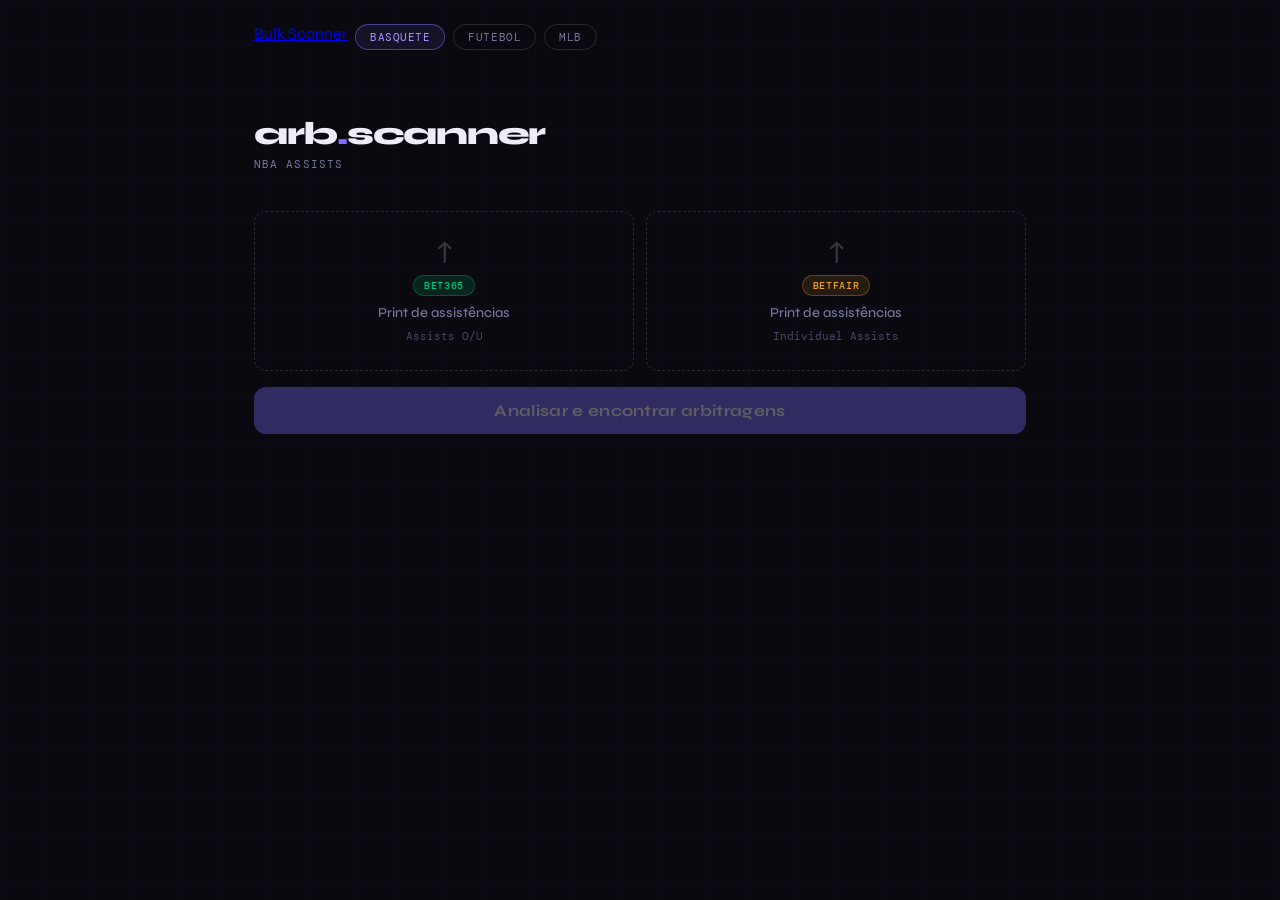
<file: index.html>
<!DOCTYPE html>
<html lang="pt-BR">

<head>
    <meta charset="UTF-8">
    <meta name="viewport" content="width=device-width, initial-scale=1.0">
    <title>Arb Scanner — NBA Assists</title>
    <link
        href="https://fonts.googleapis.com/css2?family=DM+Mono:wght@400;500&family=Syne:wght@400;500;700;800&display=swap"
        rel="stylesheet">
    <link rel="stylesheet" href="style.css">
</head>

<body>
    <div style="max-width:820px;margin:0 auto;padding:1.5rem 1.5rem 0;position:relative;z-index:1;">
        <div style="display:flex;gap:8px;margin-bottom:1.5rem;">
            <a href="/scanner.html">Bulk Scanner</a>
            <a href="/index.html"
                style="font-family:'DM Mono',monospace;font-size:0.68rem;padding:5px 14px;border-radius:99px;border:1px solid rgba(124,111,255,0.5);background:rgba(124,111,255,0.1);color:#a89aff;text-decoration:none;letter-spacing:0.05em;text-transform:uppercase;">Basquete</a>
            <a href="/futebol.html"
                style="font-family:'DM Mono',monospace;font-size:0.68rem;padding:5px 14px;border-radius:99px;border:1px solid rgba(255,255,255,0.13);color:#7878a0;text-decoration:none;letter-spacing:0.05em;text-transform:uppercase;">Futebol</a>
            <a href="/mlb.html"
                style="font-family:'DM Mono',monospace;font-size:0.68rem;padding:5px 14px;border-radius:99px;border:1px solid rgba(255,255,255,0.13);color:#7878a0;text-decoration:none;letter-spacing:0.05em;text-transform:uppercase;">MLB</a>
        </div>
    </div>
    <div class="wrap">
        <header>
            <div class="logo">arb<em>.</em>scanner</div>
            <div class="logo-sub">NBA assists</div>
        </header>
        <div class="upload-section">
            <div class="dz b365z" id="dz-b365" onclick="document.getElementById('i-b365').click()">
                <input type="file" id="i-b365" accept="image/*" onchange="loadImg('b365',this)">
                <div style="font-size:1.8rem;opacity:0.2;line-height:1;">↑</div>
                <span class="dz-pill b365-pill">Bet365</span>
                <span class="dz-lbl" id="l-b365">Print de assistências</span>
                <span class="dz-sub">Assists O/U</span>
            </div>
            <div class="dz bfz" id="dz-bf" onclick="document.getElementById('i-bf').click()">
                <input type="file" id="i-bf" accept="image/*" onchange="loadImg('bf',this)">
                <div style="font-size:1.8rem;opacity:0.2;line-height:1;">↑</div>
                <span class="dz-pill bf-pill">Betfair</span>
                <span class="dz-lbl" id="l-bf">Print de assistências</span>
                <span class="dz-sub">Individual Assists</span>
            </div>
        </div>
        <button class="scan-btn" id="scanBtn" onclick="scan()" disabled>Analisar e encontrar arbitragens</button>
        <div id="statusArea"></div>
        <div id="resultsArea"></div>
    </div>

    <script src="app.js"></script>
</body>

</html>
</file>
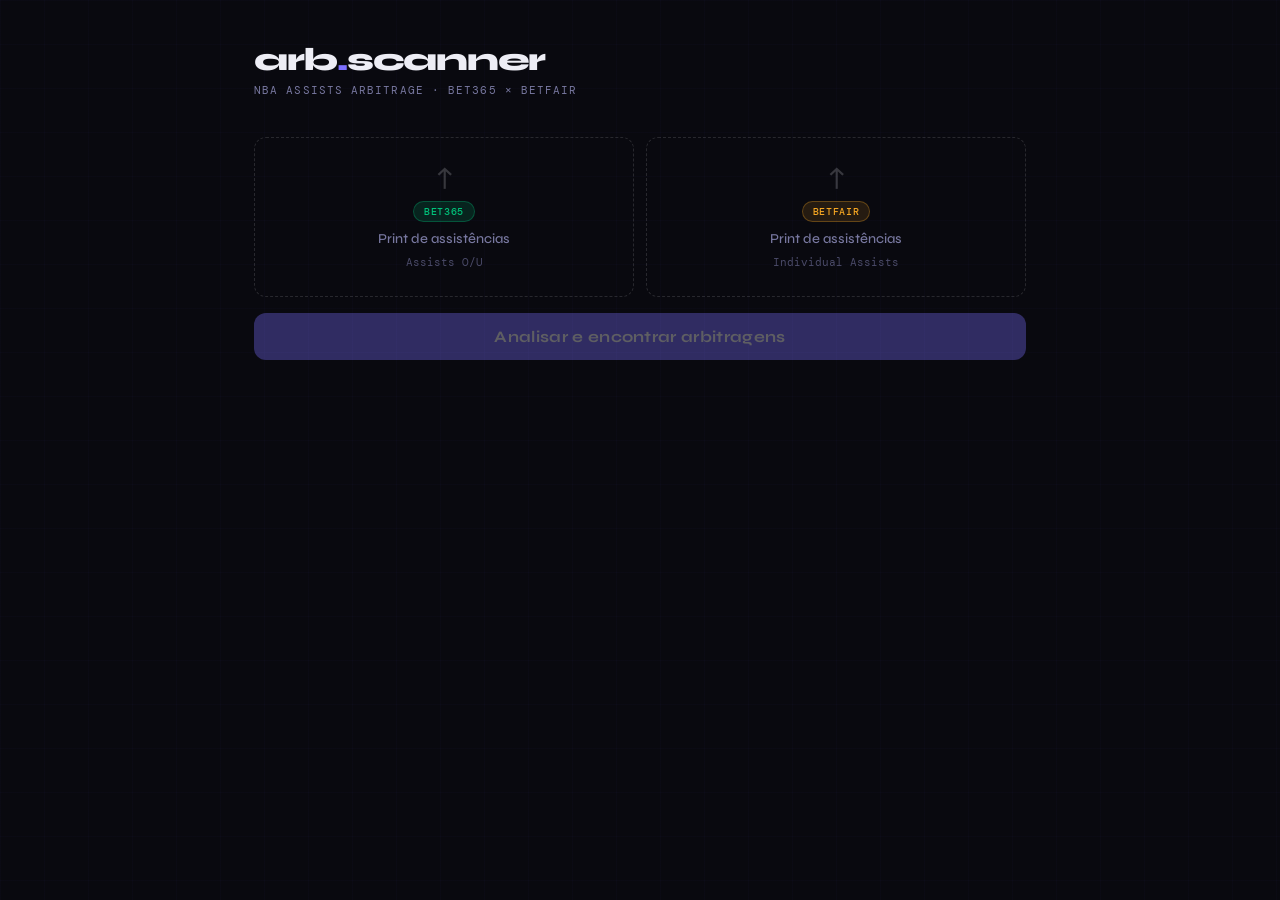
<file: public/index.html>
<!DOCTYPE html>
<html lang="pt-BR">

<head>
    <meta charset="UTF-8">
    <meta name="viewport" content="width=device-width, initial-scale=1.0">
    <title>Arb Scanner — NBA Assists</title>
    <link
        href="https://fonts.googleapis.com/css2?family=DM+Mono:wght@400;500&family=Syne:wght@400;500;700;800&display=swap"
        rel="stylesheet">
    <style>
        :root {
            --bg: #09090f;
            --s1: #111118;
            --s2: #17171f;
            --s3: #1e1e28;
            --border: rgba(255, 255, 255, 0.07);
            --border2: rgba(255, 255, 255, 0.13);
            --text: #ededf5;
            --muted: #7878a0;
            --hint: #4a4a68;
            --purple: #7c6fff;
            --purple2: #a89aff;
            --green: #2dca8a;
            --green-bg: rgba(45, 202, 138, 0.07);
            --green-bd: rgba(45, 202, 138, 0.22);
            --red: #ff5566;
            --red-bg: rgba(255, 85, 102, 0.07);
            --red-bd: rgba(255, 85, 102, 0.22);
            --b365: #00c27a;
            --bf: #f5a623;
            --r: 12px;
            --r-sm: 8px;
        }

        * {
            box-sizing: border-box;
            margin: 0;
            padding: 0;
        }

        body {
            background: var(--bg);
            color: var(--text);
            font-family: 'Syne', sans-serif;
            min-height: 100vh;
        }

        body::before {
            content: '';
            position: fixed;
            inset: 0;
            background-image: linear-gradient(rgba(124, 111, 255, 0.025) 1px, transparent 1px), linear-gradient(90deg, rgba(124, 111, 255, 0.025) 1px, transparent 1px);
            background-size: 44px 44px;
            pointer-events: none;
            z-index: 0;
        }

        .wrap {
            max-width: 820px;
            margin: 0 auto;
            padding: 2.5rem 1.5rem 5rem;
            position: relative;
            z-index: 1;
        }

        header {
            margin-bottom: 2.5rem;
        }

        .logo {
            font-size: 2rem;
            font-weight: 800;
            letter-spacing: -0.04em;
        }

        .logo em {
            color: var(--purple);
            font-style: normal;
        }

        .logo-sub {
            font-family: 'DM Mono', monospace;
            font-size: 0.68rem;
            color: var(--muted);
            letter-spacing: 0.1em;
            text-transform: uppercase;
            margin-top: 4px;
        }

        .upload-section {
            display: grid;
            grid-template-columns: 1fr 1fr;
            gap: 12px;
            margin-bottom: 1rem;
        }

        .dz {
            border: 1.5px dashed var(--border2);
            border-radius: var(--r);
            padding: 1.5rem 1rem;
            text-align: center;
            cursor: pointer;
            min-height: 160px;
            display: flex;
            flex-direction: column;
            align-items: center;
            justify-content: center;
            gap: 8px;
            transition: all 0.15s;
        }

        .dz:hover {
            background: rgba(255, 255, 255, 0.02);
        }

        .dz.ready.b365z {
            border-style: solid;
            border-color: rgba(0, 194, 122, 0.4);
            background: rgba(0, 194, 122, 0.04);
        }

        .dz.ready.bfz {
            border-style: solid;
            border-color: rgba(245, 166, 35, 0.4);
            background: rgba(245, 166, 35, 0.04);
        }

        .dz input {
            display: none;
        }

        .dz-pill {
            font-family: 'DM Mono', monospace;
            font-size: 0.65rem;
            font-weight: 500;
            padding: 3px 10px;
            border-radius: 99px;
            letter-spacing: 0.06em;
            text-transform: uppercase;
        }

        .b365-pill {
            background: rgba(0, 194, 122, 0.15);
            color: var(--b365);
            border: 1px solid rgba(0, 194, 122, 0.3);
        }

        .bf-pill {
            background: rgba(245, 166, 35, 0.12);
            color: var(--bf);
            border: 1px solid rgba(245, 166, 35, 0.3);
        }

        .dz-lbl {
            font-size: 0.85rem;
            color: var(--muted);
            font-weight: 500;
        }

        .dz-sub {
            font-family: 'DM Mono', monospace;
            font-size: 0.68rem;
            color: var(--hint);
        }

        .dz-prev {
            width: 100%;
            max-height: 75px;
            object-fit: cover;
            border-radius: 6px;
            margin-top: 4px;
            opacity: 0.75;
        }

        .scan-btn {
            width: 100%;
            padding: 14px;
            background: var(--purple);
            color: white;
            border: none;
            border-radius: var(--r);
            font-family: 'Syne', sans-serif;
            font-size: 1rem;
            font-weight: 700;
            cursor: pointer;
            transition: opacity 0.15s;
            margin-bottom: 1.5rem;
            letter-spacing: 0.02em;
        }

        .scan-btn:disabled {
            opacity: 0.35;
            cursor: not-allowed;
        }

        .scan-btn:hover:not(:disabled) {
            opacity: 0.88;
        }

        .status {
            border-radius: var(--r-sm);
            padding: 10px 16px;
            font-family: 'DM Mono', monospace;
            font-size: 0.78rem;
            margin-bottom: 1.5rem;
            display: flex;
            align-items: center;
            gap: 10px;
        }

        .status.loading {
            background: rgba(124, 111, 255, 0.1);
            border: 1px solid rgba(124, 111, 255, 0.2);
            color: var(--purple2);
        }

        .status.error {
            background: var(--red-bg);
            border: 1px solid var(--red-bd);
            color: var(--red);
        }

        .status.ok {
            background: var(--green-bg);
            border: 1px solid var(--green-bd);
            color: var(--green);
        }

        .spin {
            width: 14px;
            height: 14px;
            border: 2px solid rgba(124, 111, 255, 0.3);
            border-top-color: var(--purple);
            border-radius: 50%;
            animation: sp 0.7s linear infinite;
            flex-shrink: 0;
        }

        @keyframes sp {
            to {
                transform: rotate(360deg);
            }
        }

        .summary {
            display: grid;
            grid-template-columns: repeat(3, 1fr);
            gap: 10px;
            margin-bottom: 1.5rem;
        }

        .sm {
            background: var(--s1);
            border: 1px solid var(--border);
            border-radius: var(--r);
            padding: 1rem 1.25rem;
        }

        .sm-lbl {
            font-family: 'DM Mono', monospace;
            font-size: 0.62rem;
            color: var(--muted);
            letter-spacing: 0.07em;
            text-transform: uppercase;
            margin-bottom: 6px;
        }

        .sm-val {
            font-size: 1.75rem;
            font-weight: 800;
            letter-spacing: -0.03em;
        }

        .sm-val.g {
            color: var(--green);
        }

        .filters {
            display: flex;
            gap: 6px;
            margin-bottom: 1rem;
            flex-wrap: wrap;
        }

        .fb {
            font-family: 'DM Mono', monospace;
            font-size: 0.68rem;
            padding: 5px 12px;
            border-radius: 99px;
            border: 1px solid var(--border2);
            background: transparent;
            color: var(--muted);
            cursor: pointer;
            letter-spacing: 0.05em;
            text-transform: uppercase;
            transition: all 0.15s;
        }

        .fb:hover {
            border-color: rgba(255, 255, 255, 0.2);
            color: var(--text);
        }

        .fb.on {
            background: var(--s2);
            border-color: var(--purple);
            color: var(--purple2);
        }

        .pc {
            background: var(--s1);
            border: 1px solid var(--border);
            border-radius: var(--r);
            padding: 1.25rem;
            margin-bottom: 10px;
            animation: fu 0.3s ease both;
        }

        .pc.arb {
            border-color: var(--green-bd);
            background: linear-gradient(135deg, var(--s1), rgba(45, 202, 138, 0.03));
        }

        @keyframes fu {
            from {
                opacity: 0;
                transform: translateY(8px);
            }

            to {
                opacity: 1;
                transform: translateY(0);
            }
        }

        .pc-top {
            display: flex;
            align-items: center;
            gap: 12px;
            margin-bottom: 1rem;
        }

        .av {
            width: 38px;
            height: 38px;
            border-radius: 50%;
            background: var(--s3);
            border: 1px solid var(--border2);
            display: flex;
            align-items: center;
            justify-content: center;
            font-family: 'DM Mono', monospace;
            font-size: 0.68rem;
            font-weight: 700;
            color: var(--muted);
            flex-shrink: 0;
        }

        .pc-name {
            font-size: 0.95rem;
            font-weight: 700;
        }

        .pc-meta {
            font-family: 'DM Mono', monospace;
            font-size: 0.62rem;
            color: var(--muted);
            margin-top: 2px;
            letter-spacing: 0.04em;
        }

        .arb-badge {
            margin-left: auto;
            font-family: 'DM Mono', monospace;
            font-size: 0.62rem;
            font-weight: 500;
            padding: 4px 12px;
            border-radius: 99px;
            background: var(--green-bg);
            color: var(--green);
            border: 1px solid var(--green-bd);
            letter-spacing: 0.06em;
            text-transform: uppercase;
            white-space: nowrap;
        }

        .og {
            display: grid;
            grid-template-columns: 1fr 1fr;
            gap: 8px;
            margin-bottom: 10px;
        }

        .ob {
            background: var(--s2);
            border: 1px solid var(--border);
            border-radius: var(--r-sm);
            padding: 10px 12px;
        }

        .ob-src {
            font-family: 'DM Mono', monospace;
            font-size: 0.62rem;
            letter-spacing: 0.08em;
            text-transform: uppercase;
            margin-bottom: 8px;
            padding-bottom: 6px;
            border-bottom: 1px solid var(--border);
        }

        .ob-src.b {
            color: var(--b365);
        }

        .ob-src.f {
            color: var(--bf);
        }

        .ob-row {
            display: flex;
            justify-content: space-between;
            padding: 3px 0;
        }

        .ob-lbl {
            font-size: 0.75rem;
            color: var(--muted);
        }

        .ob-v {
            font-family: 'DM Mono', monospace;
            font-size: 0.88rem;
            font-weight: 500;
            color: var(--text);
        }

        .ob-v.best {
            color: var(--green);
        }

        .ms {
            display: flex;
            justify-content: space-between;
            align-items: center;
            padding: 8px 12px;
            border-radius: var(--r-sm);
            margin-bottom: 8px;
            font-family: 'DM Mono', monospace;
            font-size: 0.73rem;
        }

        .ms.y {
            background: var(--green-bg);
            border: 1px solid var(--green-bd);
            color: var(--green);
        }

        .ms.n {
            background: var(--s2);
            border: 1px solid var(--border);
            color: var(--muted);
        }

        .ms-v {
            font-weight: 500;
            font-size: 0.85rem;
        }

        .sb {
            background: rgba(45, 202, 138, 0.05);
            border: 1px solid var(--green-bd);
            border-radius: var(--r-sm);
            padding: 12px 14px;
        }

        .sb-t {
            font-family: 'DM Mono', monospace;
            font-size: 0.62rem;
            color: var(--green);
            letter-spacing: 0.07em;
            text-transform: uppercase;
            margin-bottom: 10px;
        }

        .sb-row {
            display: flex;
            align-items: center;
            gap: 10px;
        }

        .sb-row label {
            font-family: 'DM Mono', monospace;
            font-size: 0.72rem;
            color: var(--green);
            white-space: nowrap;
        }

        .sb-inp {
            width: 100px;
            background: rgba(0, 0, 0, 0.3);
            border: 1px solid var(--green-bd);
            border-radius: 6px;
            padding: 7px 10px;
            color: var(--text);
            font-family: 'DM Mono', monospace;
            font-size: 0.85rem;
            outline: none;
        }

        .sb-inp:focus {
            border-color: var(--green);
        }

        .sr {
            display: grid;
            grid-template-columns: repeat(3, 1fr);
            gap: 6px;
            margin-top: 10px;
        }

        .sri {
            background: rgba(0, 0, 0, 0.25);
            border-radius: 6px;
            padding: 8px 10px;
            text-align: center;
        }

        .sri-l {
            font-family: 'DM Mono', monospace;
            font-size: 0.58rem;
            color: rgba(45, 202, 138, 0.6);
            letter-spacing: 0.05em;
            text-transform: uppercase;
            margin-bottom: 4px;
        }

        .sri-v {
            font-family: 'DM Mono', monospace;
            font-size: 0.9rem;
            font-weight: 500;
            color: var(--green);
        }

        .no-data {
            font-family: 'DM Mono', monospace;
            font-size: 0.7rem;
            color: var(--muted);
            padding: 4px 0;
        }

        .reset-btn {
            width: 100%;
            padding: 11px;
            background: transparent;
            border: 1px solid var(--border2);
            border-radius: var(--r);
            color: var(--muted);
            font-family: 'Syne', sans-serif;
            font-size: 0.85rem;
            font-weight: 500;
            cursor: pointer;
            transition: all 0.2s;
            margin-top: 1rem;
        }

        .reset-btn:hover {
            border-color: rgba(255, 255, 255, 0.2);
            color: var(--text);
        }

        @media(max-width:560px) {
            .upload-section {
                grid-template-columns: 1fr;
            }

            .summary {
                grid-template-columns: 1fr 1fr;
            }

            .og {
                grid-template-columns: 1fr;
            }
        }
    </style>
</head>

<body>
    <div class="wrap">
        <header>
            <div class="logo">arb<em>.</em>scanner</div>
            <div class="logo-sub">NBA assists arbitrage · Bet365 × Betfair</div>
        </header>
        <div class="upload-section">
            <div class="dz b365z" id="dz-b365" onclick="document.getElementById('i-b365').click()">
                <input type="file" id="i-b365" accept="image/*" onchange="loadImg('b365',this)">
                <div style="font-size:1.8rem;opacity:0.2;line-height:1;">↑</div>
                <span class="dz-pill b365-pill">Bet365</span>
                <span class="dz-lbl" id="l-b365">Print de assistências</span>
                <span class="dz-sub">Assists O/U</span>
            </div>
            <div class="dz bfz" id="dz-bf" onclick="document.getElementById('i-bf').click()">
                <input type="file" id="i-bf" accept="image/*" onchange="loadImg('bf',this)">
                <div style="font-size:1.8rem;opacity:0.2;line-height:1;">↑</div>
                <span class="dz-pill bf-pill">Betfair</span>
                <span class="dz-lbl" id="l-bf">Print de assistências</span>
                <span class="dz-sub">Individual Assists</span>
            </div>
        </div>
        <button class="scan-btn" id="scanBtn" onclick="scan()" disabled>Analisar e encontrar arbitragens</button>
        <div id="statusArea"></div>
        <div id="resultsArea"></div>
    </div>
    <script>
        const imgs = { b365: null, bf: null };
        let players = [], activeFilter = 'all';

        function loadImg(casa, input) {
            const file = input.files[0];
            if (!file) return;
            const reader = new FileReader();
            reader.onload = e => {
                imgs[casa] = { data: e.target.result, mime: file.type || 'image/png' };
                const dz = document.getElementById('dz-' + casa);
                dz.classList.add('ready');
                document.getElementById('l-' + casa).textContent = file.name.length > 22 ? file.name.slice(0, 20) + '...' : file.name;
                const old = dz.querySelector('.dz-prev'); if (old) old.remove();
                const img = document.createElement('img'); img.className = 'dz-prev'; img.src = e.target.result;
                dz.appendChild(img);
                checkReady();
            };
            reader.readAsDataURL(file);
        }

        function checkReady() {
            document.getElementById('scanBtn').disabled = !(imgs.b365 && imgs.bf);
        }

        function b64(d) { return d.split(',')[1]; }

        function setStatus(type, msg) {
            const icon = type === 'loading' ? '<div class="spin"></div>' : `<span>${type === 'ok' ? '✓' : '✕'}</span>`;
            document.getElementById('statusArea').innerHTML = `<div class="status ${type}">${icon}<span>${msg}</span></div>`;
        }

        async function scan() {
            document.getElementById('scanBtn').disabled = true;
            document.getElementById('resultsArea').innerHTML = '';
            setStatus('loading', 'IA analisando os prints — aguarde...');
            try {
                const res = await fetch('/api/scan', {
                    method: 'POST',
                    headers: { 'Content-Type': 'application/json' },
                    body: JSON.stringify({
                        b365Image: b64(imgs.b365.data), b365Mime: imgs.b365.mime,
                        bfImage: b64(imgs.bf.data), bfMime: imgs.bf.mime
                    })
                });
                const data = await res.json();
                if (data.error) throw new Error(data.error);
                players = data.players;
                const arbN = players.filter(p => calcArb(p)?.isArb).length;
                setStatus('ok', `${players.length} jogadores · ${arbN} arbitragem${arbN !== 1 ? 's' : ''} encontrada${arbN !== 1 ? 's' : ''}`);
                renderAll();
            } catch (e) {
                setStatus('error', 'Erro: ' + e.message);
                document.getElementById('scanBtn').disabled = false;
            }
        }

        function calcArb(p) {
            if (!p.b365over || !p.b365under || !p.bfover || !p.bfunder) return null;
            const bo = Math.max(p.b365over, p.bfover);
            const bu = Math.max(p.b365under, p.bfunder);
            const m = 1 / bo + 1 / bu;
            return {
                bo, bu, m,
                oc: p.b365over >= p.bfover ? 'Bet365' : 'Betfair',
                uc: p.b365under >= p.bfunder ? 'Bet365' : 'Betfair',
                isArb: m < 1, pct: ((1 - m) * 100).toFixed(2), mpct: (m * 100).toFixed(1)
            };
        }

        function setFilter(f, btn) {
            activeFilter = f;
            document.querySelectorAll('.fb').forEach(b => b.classList.remove('on'));
            btn.classList.add('on');
            renderList();
        }

        function renderAll() {
            const arbs = players.filter(p => calcArb(p)?.isArb);
            const best = arbs.length ? arbs.reduce((a, b) => calcArb(a).m < calcArb(b).m ? a : b) : null;
            document.getElementById('resultsArea').innerHTML = `
    <div class="summary">
      <div class="sm"><div class="sm-lbl">Jogadores</div><div class="sm-val">${players.length}</div></div>
      <div class="sm"><div class="sm-lbl">Arbitragens</div><div class="sm-val g">${arbs.length}</div></div>
      <div class="sm"><div class="sm-lbl">Melhor</div><div class="sm-val" style="font-size:1.1rem;padding-top:6px;">${best ? best.name.split(' ').slice(-1)[0] : '—'}</div></div>
    </div>
    <div class="filters">
      <button class="fb on" onclick="setFilter('all',this)">Todos</button>
      <button class="fb" onclick="setFilter('arb',this)">Só arb</button>
    </div>
    <div id="plist"></div>
    <button class="reset-btn" onclick="resetAll()">↺ Novo scan</button>`;
            renderList();
        }

        function renderList() {
            const list = players.filter(p => {
                if (activeFilter === 'arb') return calcArb(p)?.isArb;
                return true;
            });
            window._L = list;
            document.getElementById('plist').innerHTML = list.map((p, i) => card(p, i)).join('');
            list.forEach((p, i) => { if (calcArb(p)?.isArb) updStake(i, 200); });
        }

        function card(p, i) {
            const a = calcArb(p);
            const ini = p.name.split(' ').map(w => w[0]).join('').slice(0, 2).toUpperCase();
            const noData = !p.bfover || !p.b365over;
            let body = noData
                ? `<div class="no-data">Betfair sem odds para este jogador — rola a página e manda novo print.</div>`
                : `<div class="og">
        <div class="ob"><div class="ob-src b">Bet365</div>
          <div class="ob-row"><span class="ob-lbl">Over ${p.linha}</span><span class="ob-v ${p.b365over >= (p.bfover || 0) ? 'best' : ''}">${p.b365over?.toFixed(2)}</span></div>
          <div class="ob-row"><span class="ob-lbl">Under ${p.linha}</span><span class="ob-v ${p.b365under >= (p.bfunder || 0) ? 'best' : ''}">${p.b365under?.toFixed(2)}</span></div>
        </div>
        <div class="ob"><div class="ob-src f">Betfair</div>
          <div class="ob-row"><span class="ob-lbl">Over ${p.linha}</span><span class="ob-v ${(p.bfover || 0) > p.b365over ? 'best' : ''}">${p.bfover?.toFixed(2) ?? '—'}</span></div>
          <div class="ob-row"><span class="ob-lbl">Under ${p.linha}</span><span class="ob-v ${(p.bfunder || 0) > p.b365under ? 'best' : ''}">${p.bfunder?.toFixed(2) ?? '—'}</span></div>
        </div>
      </div>
      <div class="ms ${a.isArb ? 'y' : 'n'}">
        <span>${a.isArb ? `✓ Arb ${a.pct}% — over ${a.oc} · under ${a.uc}` : `✗ Sem arb · margem ${a.mpct}%`}</span>
        <span class="ms-v">${a.mpct}%</span>
      </div>
      ${a.isArb ? `<div class="sb">
        <div class="sb-t">Quanto apostar</div>
        <div class="sb-row"><label>Total R$</label>
          <input class="sb-inp" type="number" value="200" min="10" step="10" id="si${i}" oninput="updStake(${i},this.value)"/>
        </div>
        <div class="sr" id="sr${i}"></div>
      </div>`: ''}`;
            return `<div class="pc ${a?.isArb ? 'arb' : ''}" style="animation-delay:${i * 0.04}s">
    <div class="pc-top">
      <div class="av">${ini}</div>
      <div><div class="pc-name">${p.name}</div><div class="pc-meta">${p.team} · ${p.linha} ast</div></div>
      ${a?.isArb ? '<span class="arb-badge">arb found</span>' : ''}
    </div>${body}</div>`;
        }

        function updStake(i, total) {
            const p = window._L?.[i]; if (!p) return;
            const a = calcArb(p); if (!a?.isArb) return;
            const t = parseFloat(total) || 200;
            const s1 = t * (1 / a.bo) / a.m, s2 = t - s1;
            const r1 = s1 * a.bo - t, r2 = s2 * a.bu - t;
            const el = document.getElementById('sr' + i); if (!el) return;
            el.innerHTML = `
    <div class="sri"><div class="sri-l">${a.oc} over</div><div class="sri-v">R$ ${s1.toFixed(2)}</div></div>
    <div class="sri"><div class="sri-l">${a.uc} under</div><div class="sri-v">R$ ${s2.toFixed(2)}</div></div>
    <div class="sri"><div class="sri-l">Lucro mín.</div><div class="sri-v">R$ ${Math.min(r1, r2).toFixed(2)}</div></div>`;
        }

        function resetAll() {
            imgs.b365 = null; imgs.bf = null; players = [];
            ['b365', 'bf'].forEach(c => {
                const dz = document.getElementById('dz-' + c);
                dz.classList.remove('ready');
                const prev = dz.querySelector('.dz-prev'); if (prev) prev.remove();
                document.getElementById('l-' + c).textContent = 'Print de assistências';
                document.getElementById('i-' + c).value = '';
            });
            document.getElementById('scanBtn').disabled = true;
            document.getElementById('statusArea').innerHTML = '';
            document.getElementById('resultsArea').innerHTML = '';
        }
    </script>
</body>

</html>
</file>
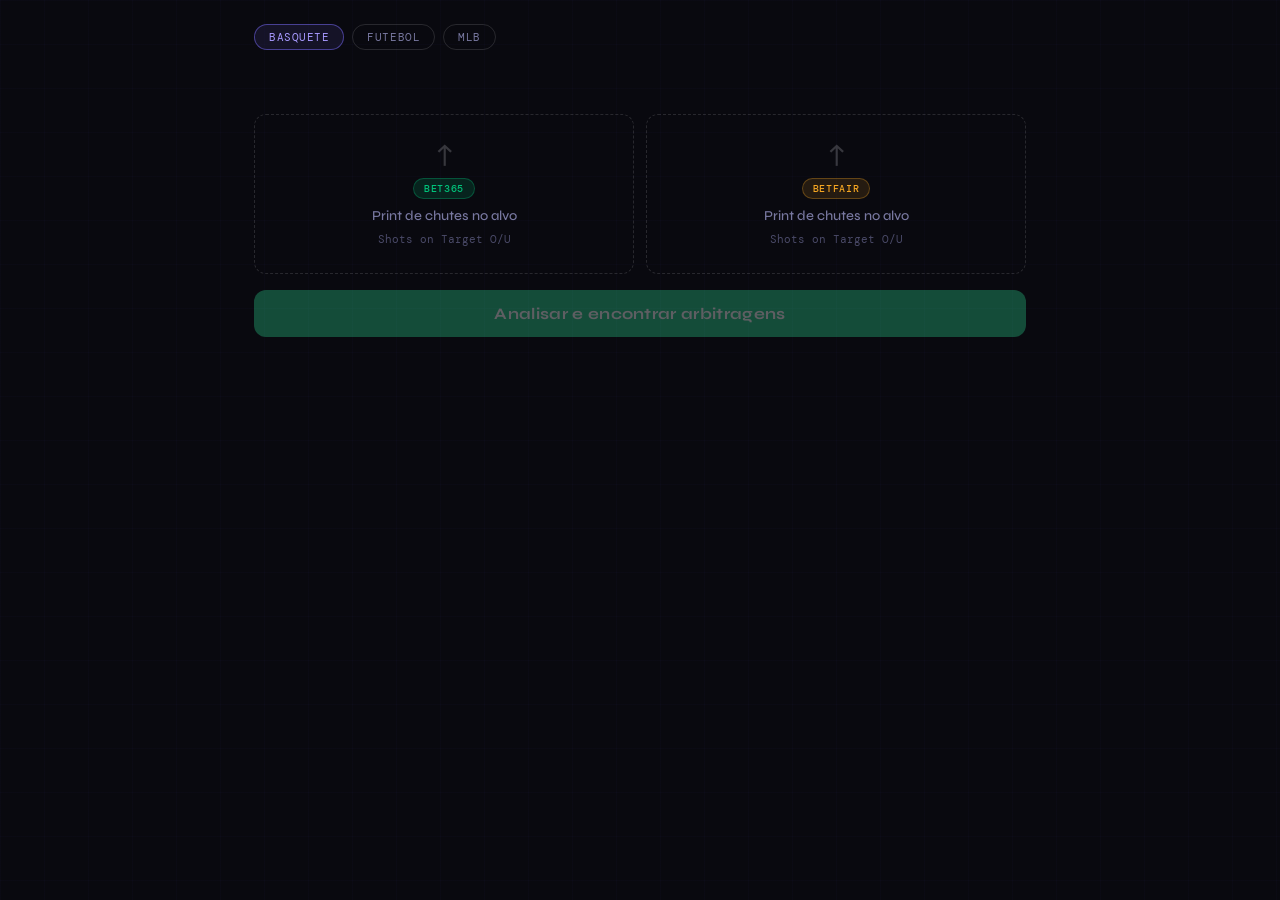
<file: futebol.html>
<!DOCTYPE html>
<html lang="pt-BR">

<head>
    <meta charset="UTF-8">
    <meta name="viewport" content="width=device-width, initial-scale=1.0">
    <title>Arb Scanner — Futebol</title>
    <link
        href="https://fonts.googleapis.com/css2?family=DM+Mono:wght@400;500&family=Syne:wght@400;500;700;800&display=swap"
        rel="stylesheet">
    <style>
        :root {
            --bg: #09090f;
            --s1: #111118;
            --s2: #17171f;
            --s3: #1e1e28;
            --border: rgba(255, 255, 255, 0.07);
            --border2: rgba(255, 255, 255, 0.13);
            --text: #ededf5;
            --muted: #7878a0;
            --hint: #4a4a68;
            --purple: #7c6fff;
            --purple2: #a89aff;
            --green: #2dca8a;
            --green-bg: rgba(45, 202, 138, 0.07);
            --green-bd: rgba(45, 202, 138, 0.22);
            --red: #ff5566;
            --red-bg: rgba(255, 85, 102, 0.07);
            --red-bd: rgba(255, 85, 102, 0.22);
            --b365: #00c27a;
            --bf: #f5a623;
            --r: 12px;
            --r-sm: 8px;
        }

        * {
            box-sizing: border-box;
            margin: 0;
            padding: 0;
        }

        body {
            background: var(--bg);
            color: var(--text);
            font-family: 'Syne', sans-serif;
            min-height: 100vh;
        }

        body::before {
            content: '';
            position: fixed;
            inset: 0;
            background-image: linear-gradient(rgba(124, 111, 255, 0.025) 1px, transparent 1px), linear-gradient(90deg, rgba(124, 111, 255, 0.025) 1px, transparent 1px);
            background-size: 44px 44px;
            pointer-events: none;
            z-index: 0;
        }

        .wrap {
            max-width: 820px;
            margin: 0 auto;
            padding: 2.5rem 1.5rem 5rem;
            position: relative;
            z-index: 1;
        }

        header {
            margin-bottom: 2.5rem;
        }

        .nav {
            display: flex;
            gap: 8px;
            margin-bottom: 1.5rem;
        }

        .nav a {
            font-family: 'DM Mono', monospace;
            font-size: 0.68rem;
            padding: 5px 14px;
            border-radius: 99px;
            border: 1px solid var(--border2);
            color: var(--muted);
            text-decoration: none;
            letter-spacing: 0.05em;
            text-transform: uppercase;
            transition: all 0.15s;
        }

        .nav a:hover {
            border-color: rgba(255, 255, 255, 0.2);
            color: var(--text);
        }

        .nav a.active {
            background: var(--s2);
            border-color: var(--purple);
            color: var(--purple2);
        }

        .logo {
            font-size: 2rem;
            font-weight: 800;
            letter-spacing: -0.04em;
        }

        .logo em {
            color: #2dca8a;
            font-style: normal;
        }

        .logo-sub {
            font-family: 'DM Mono', monospace;
            font-size: 0.68rem;
            color: var(--muted);
            letter-spacing: 0.1em;
            text-transform: uppercase;
            margin-top: 4px;
        }

        .upload-section {
            display: grid;
            grid-template-columns: 1fr 1fr;
            gap: 12px;
            margin-bottom: 1rem;
        }

        .dz {
            border: 1.5px dashed var(--border2);
            border-radius: var(--r);
            padding: 1.5rem 1rem;
            text-align: center;
            cursor: pointer;
            min-height: 160px;
            display: flex;
            flex-direction: column;
            align-items: center;
            justify-content: center;
            gap: 8px;
            transition: all 0.15s;
        }

        .dz:hover {
            background: rgba(255, 255, 255, 0.02);
        }

        .dz.ready.b365z {
            border-style: solid;
            border-color: rgba(0, 194, 122, 0.4);
            background: rgba(0, 194, 122, 0.04);
        }

        .dz.ready.bfz {
            border-style: solid;
            border-color: rgba(245, 166, 35, 0.4);
            background: rgba(245, 166, 35, 0.04);
        }

        .dz input {
            display: none;
        }

        .dz-pill {
            font-family: 'DM Mono', monospace;
            font-size: 0.65rem;
            font-weight: 500;
            padding: 3px 10px;
            border-radius: 99px;
            letter-spacing: 0.06em;
            text-transform: uppercase;
        }

        .b365-pill {
            background: rgba(0, 194, 122, 0.15);
            color: var(--b365);
            border: 1px solid rgba(0, 194, 122, 0.3);
        }

        .bf-pill {
            background: rgba(245, 166, 35, 0.12);
            color: var(--bf);
            border: 1px solid rgba(245, 166, 35, 0.3);
        }

        .dz-lbl {
            font-size: 0.85rem;
            color: var(--muted);
            font-weight: 500;
        }

        .dz-sub {
            font-family: 'DM Mono', monospace;
            font-size: 0.68rem;
            color: var(--hint);
        }

        .dz-prev {
            width: 100%;
            max-height: 75px;
            object-fit: cover;
            border-radius: 6px;
            margin-top: 4px;
            opacity: 0.75;
        }

        .scan-btn {
            width: 100%;
            padding: 14px;
            background: #2dca8a;
            color: white;
            border: none;
            border-radius: var(--r);
            font-family: 'Syne', sans-serif;
            font-size: 1rem;
            font-weight: 700;
            cursor: pointer;
            transition: opacity 0.15s;
            margin-bottom: 1.5rem;
            letter-spacing: 0.02em;
        }

        .scan-btn:disabled {
            opacity: 0.35;
            cursor: not-allowed;
        }

        .scan-btn:hover:not(:disabled) {
            opacity: 0.88;
        }

        .status {
            border-radius: var(--r-sm);
            padding: 10px 16px;
            font-family: 'DM Mono', monospace;
            font-size: 0.78rem;
            margin-bottom: 1.5rem;
            display: flex;
            align-items: center;
            gap: 10px;
        }

        .status.loading {
            background: rgba(124, 111, 255, 0.1);
            border: 1px solid rgba(124, 111, 255, 0.2);
            color: var(--purple2);
        }

        .status.error {
            background: var(--red-bg);
            border: 1px solid var(--red-bd);
            color: var(--red);
        }

        .status.ok {
            background: var(--green-bg);
            border: 1px solid var(--green-bd);
            color: var(--green);
        }

        .spin {
            width: 14px;
            height: 14px;
            border: 2px solid rgba(124, 111, 255, 0.3);
            border-top-color: var(--purple);
            border-radius: 50%;
            animation: sp 0.7s linear infinite;
            flex-shrink: 0;
        }

        @keyframes sp {
            to {
                transform: rotate(360deg);
            }
        }

        .summary {
            display: grid;
            grid-template-columns: repeat(3, 1fr);
            gap: 10px;
            margin-bottom: 1.5rem;
        }

        .sm {
            background: var(--s1);
            border: 1px solid var(--border);
            border-radius: var(--r);
            padding: 1rem 1.25rem;
        }

        .sm-lbl {
            font-family: 'DM Mono', monospace;
            font-size: 0.62rem;
            color: var(--muted);
            letter-spacing: 0.07em;
            text-transform: uppercase;
            margin-bottom: 6px;
        }

        .sm-val {
            font-size: 1.75rem;
            font-weight: 800;
            letter-spacing: -0.03em;
        }

        .sm-val.g {
            color: var(--green);
        }

        .filters {
            display: flex;
            gap: 6px;
            margin-bottom: 1rem;
            flex-wrap: wrap;
        }

        .fb {
            font-family: 'DM Mono', monospace;
            font-size: 0.68rem;
            padding: 5px 12px;
            border-radius: 99px;
            border: 1px solid var(--border2);
            background: transparent;
            color: var(--muted);
            cursor: pointer;
            letter-spacing: 0.05em;
            text-transform: uppercase;
            transition: all 0.15s;
        }

        .fb:hover {
            border-color: rgba(255, 255, 255, 0.2);
            color: var(--text);
        }

        .fb.on {
            background: var(--s2);
            border-color: var(--purple);
            color: var(--purple2);
        }

        .pc {
            background: var(--s1);
            border: 1px solid var(--border);
            border-radius: var(--r);
            padding: 1.25rem;
            margin-bottom: 10px;
            animation: fu 0.3s ease both;
        }

        .pc.arb {
            border-color: var(--green-bd);
            background: linear-gradient(135deg, var(--s1), rgba(45, 202, 138, 0.03));
        }

        @keyframes fu {
            from {
                opacity: 0;
                transform: translateY(8px);
            }

            to {
                opacity: 1;
                transform: translateY(0);
            }
        }

        .pc-top {
            display: flex;
            align-items: center;
            gap: 12px;
            margin-bottom: 1rem;
        }

        .av {
            width: 38px;
            height: 38px;
            border-radius: 50%;
            background: var(--s3);
            border: 1px solid var(--border2);
            display: flex;
            align-items: center;
            justify-content: center;
            font-family: 'DM Mono', monospace;
            font-size: 0.68rem;
            font-weight: 700;
            color: var(--muted);
            flex-shrink: 0;
        }

        .pc-name {
            font-size: 0.95rem;
            font-weight: 700;
        }

        .pc-meta {
            font-family: 'DM Mono', monospace;
            font-size: 0.62rem;
            color: var(--muted);
            margin-top: 2px;
            letter-spacing: 0.04em;
        }

        .arb-badge {
            margin-left: auto;
            font-family: 'DM Mono', monospace;
            font-size: 0.62rem;
            font-weight: 500;
            padding: 4px 12px;
            border-radius: 99px;
            background: var(--green-bg);
            color: var(--green);
            border: 1px solid var(--green-bd);
            letter-spacing: 0.06em;
            text-transform: uppercase;
            white-space: nowrap;
        }

        .og {
            display: grid;
            grid-template-columns: 1fr 1fr;
            gap: 8px;
            margin-bottom: 10px;
        }

        .ob {
            background: var(--s2);
            border: 1px solid var(--border);
            border-radius: var(--r-sm);
            padding: 10px 12px;
        }

        .ob-src {
            font-family: 'DM Mono', monospace;
            font-size: 0.62rem;
            letter-spacing: 0.08em;
            text-transform: uppercase;
            margin-bottom: 8px;
            padding-bottom: 6px;
            border-bottom: 1px solid var(--border);
        }

        .ob-src.b {
            color: var(--b365);
        }

        .ob-src.f {
            color: var(--bf);
        }

        .ob-row {
            display: flex;
            justify-content: space-between;
            padding: 3px 0;
        }

        .ob-lbl {
            font-size: 0.75rem;
            color: var(--muted);
        }

        .ob-v {
            font-family: 'DM Mono', monospace;
            font-size: 0.88rem;
            font-weight: 500;
            color: var(--text);
        }

        .ob-v.best {
            color: var(--green);
        }

        .ms {
            display: flex;
            justify-content: space-between;
            align-items: center;
            padding: 8px 12px;
            border-radius: var(--r-sm);
            margin-bottom: 8px;
            font-family: 'DM Mono', monospace;
            font-size: 0.73rem;
        }

        .ms.y {
            background: var(--green-bg);
            border: 1px solid var(--green-bd);
            color: var(--green);
        }

        .ms.n {
            background: var(--s2);
            border: 1px solid var(--border);
            color: var(--muted);
        }

        .ms-v {
            font-weight: 500;
            font-size: 0.85rem;
        }

        .sb {
            background: rgba(45, 202, 138, 0.05);
            border: 1px solid var(--green-bd);
            border-radius: var(--r-sm);
            padding: 12px 14px;
        }

        .sb-t {
            font-family: 'DM Mono', monospace;
            font-size: 0.62rem;
            color: var(--green);
            letter-spacing: 0.07em;
            text-transform: uppercase;
            margin-bottom: 10px;
        }

        .sb-row {
            display: flex;
            align-items: center;
            gap: 10px;
        }

        .sb-row label {
            font-family: 'DM Mono', monospace;
            font-size: 0.72rem;
            color: var(--green);
            white-space: nowrap;
        }

        .sb-inp {
            width: 100px;
            background: rgba(0, 0, 0, 0.3);
            border: 1px solid var(--green-bd);
            border-radius: 6px;
            padding: 7px 10px;
            color: var(--text);
            font-family: 'DM Mono', monospace;
            font-size: 0.85rem;
            outline: none;
        }

        .sb-inp:focus {
            border-color: var(--green);
        }

        .sr {
            display: grid;
            grid-template-columns: repeat(3, 1fr);
            gap: 6px;
            margin-top: 10px;
        }

        .sri {
            background: rgba(0, 0, 0, 0.25);
            border-radius: 6px;
            padding: 8px 10px;
            text-align: center;
        }

        .sri-l {
            font-family: 'DM Mono', monospace;
            font-size: 0.58rem;
            color: rgba(45, 202, 138, 0.6);
            letter-spacing: 0.05em;
            text-transform: uppercase;
            margin-bottom: 4px;
        }

        .sri-v {
            font-family: 'DM Mono', monospace;
            font-size: 0.9rem;
            font-weight: 500;
            color: var(--green);
        }

        .no-data {
            font-family: 'DM Mono', monospace;
            font-size: 0.7rem;
            color: var(--muted);
            padding: 4px 0;
        }

        .reset-btn {
            width: 100%;
            padding: 11px;
            background: transparent;
            border: 1px solid var(--border2);
            border-radius: var(--r);
            color: var(--muted);
            font-family: 'Syne', sans-serif;
            font-size: 0.85rem;
            font-weight: 500;
            cursor: pointer;
            transition: all 0.2s;
            margin-top: 1rem;
        }

        .reset-btn:hover {
            border-color: rgba(255, 255, 255, 0.2);
            color: var(--text);
        }

        @media(max-width:560px) {
            .upload-section {
                grid-template-columns: 1fr;
            }

            .summary {
                grid-template-columns: 1fr 1fr;
            }

            .og {
                grid-template-columns: 1fr;
            }
        }
    </style>
</head>

<body>
    <div style="max-width:820px;margin:0 auto;padding:1.5rem 1.5rem 0;position:relative;z-index:1;">
        <div style="display:flex;gap:8px;margin-bottom:1.5rem;">
            <a href="/index.html"
                style="font-family:'DM Mono',monospace;font-size:0.68rem;padding:5px 14px;border-radius:99px;border:1px solid rgba(124,111,255,0.5);background:rgba(124,111,255,0.1);color:#a89aff;text-decoration:none;letter-spacing:0.05em;text-transform:uppercase;">Basquete</a>
            <a href="/futebol.html"
                style="font-family:'DM Mono',monospace;font-size:0.68rem;padding:5px 14px;border-radius:99px;border:1px solid rgba(255,255,255,0.13);color:#7878a0;text-decoration:none;letter-spacing:0.05em;text-transform:uppercase;">Futebol</a>
            <a href="/mlb.html"
                style="font-family:'DM Mono',monospace;font-size:0.68rem;padding:5px 14px;border-radius:99px;border:1px solid rgba(255,255,255,0.13);color:#7878a0;text-decoration:none;letter-spacing:0.05em;text-transform:uppercase;">MLB</a>
        </div>
    </div>
    <div class="wrap">


        <div class="upload-section">
            <div class="dz b365z" id="dz-b365" onclick="document.getElementById('i-b365').click()">
                <input type="file" id="i-b365" accept="image/*" onchange="loadImg('b365',this)">
                <div style="font-size:1.8rem;opacity:0.2;line-height:1;">↑</div>
                <span class="dz-pill b365-pill">Bet365</span>
                <span class="dz-lbl" id="l-b365">Print de chutes no alvo</span>
                <span class="dz-sub">Shots on Target O/U</span>
            </div>
            <div class="dz bfz" id="dz-bf" onclick="document.getElementById('i-bf').click()">
                <input type="file" id="i-bf" accept="image/*" onchange="loadImg('bf',this)">
                <div style="font-size:1.8rem;opacity:0.2;line-height:1;">↑</div>
                <span class="dz-pill bf-pill">Betfair</span>
                <span class="dz-lbl" id="l-bf">Print de chutes no alvo</span>
                <span class="dz-sub">Shots on Target O/U</span>
            </div>
        </div>

        <button class="scan-btn" id="scanBtn" onclick="scan()" disabled>Analisar e encontrar arbitragens</button>
        <div id="statusArea"></div>
        <div id="resultsArea"></div>
    </div>

    <script>
        const imgs = { b365: null, bf: null };
        let players = [], activeFilter = 'all';

        function loadImg(casa, input) {
            const file = input.files[0];
            if (!file) return;
            const reader = new FileReader();
            reader.onload = e => {
                imgs[casa] = { data: e.target.result, mime: file.type || 'image/png' };
                const dz = document.getElementById('dz-' + casa);
                dz.classList.add('ready');
                document.getElementById('l-' + casa).textContent = file.name.length > 22 ? file.name.slice(0, 20) + '...' : file.name;
                const old = dz.querySelector('.dz-prev'); if (old) old.remove();
                const img = document.createElement('img'); img.className = 'dz-prev'; img.src = e.target.result;
                dz.appendChild(img); checkReady();
            };
            reader.readAsDataURL(file);
        }

        function checkReady() {
            document.getElementById('scanBtn').disabled = !(imgs.b365 && imgs.bf);
        }

        function b64(d) { return d.split(',')[1]; }

        function setStatus(type, msg) {
            const icon = type === 'loading' ? '<div class="spin"></div>' : `<span>${type === 'ok' ? '✓' : '✕'}</span>`;
            document.getElementById('statusArea').innerHTML = `<div class="status ${type}">${icon}<span>${msg}</span></div>`;
        }

        async function scan() {
            document.getElementById('scanBtn').disabled = true;
            document.getElementById('resultsArea').innerHTML = '';
            setStatus('loading', 'IA analisando os prints — aguarde...');
            try {
                const res = await fetch('/api/scan-football', {
                    method: 'POST',
                    headers: { 'Content-Type': 'application/json' },
                    body: JSON.stringify({
                        b365Image: b64(imgs.b365.data), b365Mime: imgs.b365.mime,
                        bfImage: b64(imgs.bf.data), bfMime: imgs.bf.mime
                    })
                });
                const data = await res.json();
                if (data.error) throw new Error(data.error);
                players = data.players.filter(p => p && p.name);
                const arbN = players.filter(p => calcArb(p)?.isArb).length;
                setStatus('ok', `${players.length} jogadores · ${arbN} arbitragem${arbN !== 1 ? 's' : ''} encontrada${arbN !== 1 ? 's' : ''}`);
                renderAll();
            } catch (e) {
                setStatus('error', 'Erro: ' + e.message);
                document.getElementById('scanBtn').disabled = false;
            }
        }

        function calcArb(p) {
            if (!p || !p.b365over || !p.b365under || !p.bfover || !p.bfunder) return null;
            const bo = Math.max(p.b365over, p.bfover);
            const bu = Math.max(p.b365under, p.bfunder);
            const m = 1 / bo + 1 / bu;
            return {
                bo, bu, m,
                oc: p.b365over >= p.bfover ? 'Bet365' : 'Betfair',
                uc: p.b365under >= p.bfunder ? 'Bet365' : 'Betfair',
                isArb: m < 1, pct: ((1 - m) * 100).toFixed(2), mpct: (m * 100).toFixed(1)
            };
        }

        function setFilter(f, btn) {
            activeFilter = f;
            document.querySelectorAll('.fb').forEach(b => b.classList.remove('on'));
            btn.classList.add('on'); renderList();
        }

        function renderAll() {
            const arbs = players.filter(p => calcArb(p)?.isArb);
            const best = arbs.length ? arbs.reduce((a, b) => { const ca = calcArb(a), cb = calcArb(b); if (!ca) return b; if (!cb) return a; return ca.m < cb.m ? a : b; }) : null;
            document.getElementById('resultsArea').innerHTML = `
    <div class="summary">
      <div class="sm"><div class="sm-lbl">Jogadores</div><div class="sm-val">${players.length}</div></div>
      <div class="sm"><div class="sm-lbl">Arbitragens</div><div class="sm-val g">${arbs.length}</div></div>
      <div class="sm"><div class="sm-lbl">Melhor</div><div class="sm-val" style="font-size:1.1rem;padding-top:6px;">${best ? best.name.split(' ').slice(-1)[0] : '—'}</div></div>
    </div>
    <div class="filters">
      <button class="fb on" onclick="setFilter('all',this)">Todos</button>
      <button class="fb" onclick="setFilter('arb',this)">Só arb</button>
    </div>
    <div id="plist"></div>
    <button class="reset-btn" onclick="resetAll()">↺ Novo scan</button>`;
            renderList();
        }

        function renderList() {
            const list = players.filter(p => {
                if (!p) return false;
                if (activeFilter === 'arb') return calcArb(p)?.isArb;
                return true;
            });
            window._L = list;
            document.getElementById('plist').innerHTML = list.map((p, i) => card(p, i)).join('');
            list.forEach((p, i) => { if (calcArb(p)?.isArb) updStake(i, 200); });
        }

        function card(p, i) {
            if (!p) return '';
            const a = calcArb(p);
            const ini = (p.name || '??').split(' ').map(w => w[0]).join('').slice(0, 2).toUpperCase();
            const noData = !p.bfover || !p.b365over;
            let body = noData
                ? `<div class="no-data">Betfair sem odds para este jogador — rola a página e manda novo print.</div>`
                : `<div class="og">
        <div class="ob"><div class="ob-src b">Bet365</div>
          <div class="ob-row"><span class="ob-lbl">Over ${p.linha}</span><span class="ob-v ${p.b365over >= (p.bfover || 0) ? 'best' : ''}">${p.b365over?.toFixed(2)}</span></div>
          <div class="ob-row"><span class="ob-lbl">Under ${p.linha}</span><span class="ob-v ${p.b365under >= (p.bfunder || 0) ? 'best' : ''}">${p.b365under?.toFixed(2)}</span></div>
        </div>
        <div class="ob"><div class="ob-src f">Betfair</div>
          <div class="ob-row"><span class="ob-lbl">Over ${p.linha}</span><span class="ob-v ${(p.bfover || 0) > p.b365over ? 'best' : ''}">${p.bfover?.toFixed(2) ?? '—'}</span></div>
          <div class="ob-row"><span class="ob-lbl">Under ${p.linha}</span><span class="ob-v ${(p.bfunder || 0) > p.b365under ? 'best' : ''}">${p.bfunder?.toFixed(2) ?? '—'}</span></div>
        </div>
      </div>
      <div class="ms ${a && a.isArb ? 'y' : 'n'}">
        <span>${a && a.isArb ? `✓ Arb ${a.pct}% — over ${a.oc} · under ${a.uc}` : `✗ Sem arb · margem ${a ? a.mpct : '—'}%`}</span>
        <span class="ms-v">${a ? a.mpct : '—'}%</span>
      </div>
      ${a && a.isArb ? `<div class="sb">
        <div class="sb-t">Quanto apostar</div>
        <div class="sb-row"><label>Total R$</label>
          <input class="sb-inp" type="number" value="200" min="10" step="10" id="si${i}" oninput="updStake(${i},this.value)"/>
        </div>
        <div class="sr" id="sr${i}"></div>
      </div>`: ''}`;
            return `<div class="pc ${a && a.isArb ? 'arb' : ''}" style="animation-delay:${i * 0.04}s">
    <div class="pc-top">
      <div class="av">${ini}</div>
      <div>
        <div class="pc-name">${p.name || '?'}</div>
        <div class="pc-meta">${p.team || ''} · ${p.league || ''} · ${p.linha || '?'} SOT</div>
      </div>
      ${a && a.isArb ? '<span class="arb-badge">arb found</span>' : ''}
    </div>${body}</div>`;
        }

        function updStake(i, total) {
            const p = window._L?.[i]; if (!p) return;
            const a = calcArb(p); if (!a || !a.isArb) return;
            const t = parseFloat(total) || 200;
            const s1 = t * (1 / a.bo) / a.m, s2 = t - s1;
            const r1 = s1 * a.bo - t, r2 = s2 * a.bu - t;
            const el = document.getElementById('sr' + i); if (!el) return;
            el.innerHTML = `
    <div class="sri"><div class="sri-l">${a.oc} over</div><div class="sri-v">R$ ${s1.toFixed(2)}</div></div>
    <div class="sri"><div class="sri-l">${a.uc} under</div><div class="sri-v">R$ ${s2.toFixed(2)}</div></div>
    <div class="sri"><div class="sri-l">Lucro mín.</div><div class="sri-v">R$ ${Math.min(r1, r2).toFixed(2)}</div></div>`;
        }

        function resetAll() {
            imgs.b365 = null; imgs.bf = null; players = [];
            ['b365', 'bf'].forEach(c => {
                const dz = document.getElementById('dz-' + c);
                dz.classList.remove('ready');
                const prev = dz.querySelector('.dz-prev'); if (prev) prev.remove();
                document.getElementById('l-' + c).textContent = 'Print de chutes no alvo';
                document.getElementById('i-' + c).value = '';
            });
            document.getElementById('scanBtn').disabled = true;
            document.getElementById('statusArea').innerHTML = '';
            document.getElementById('resultsArea').innerHTML = '';
        }
    </script>
</body>

</html>
</file>
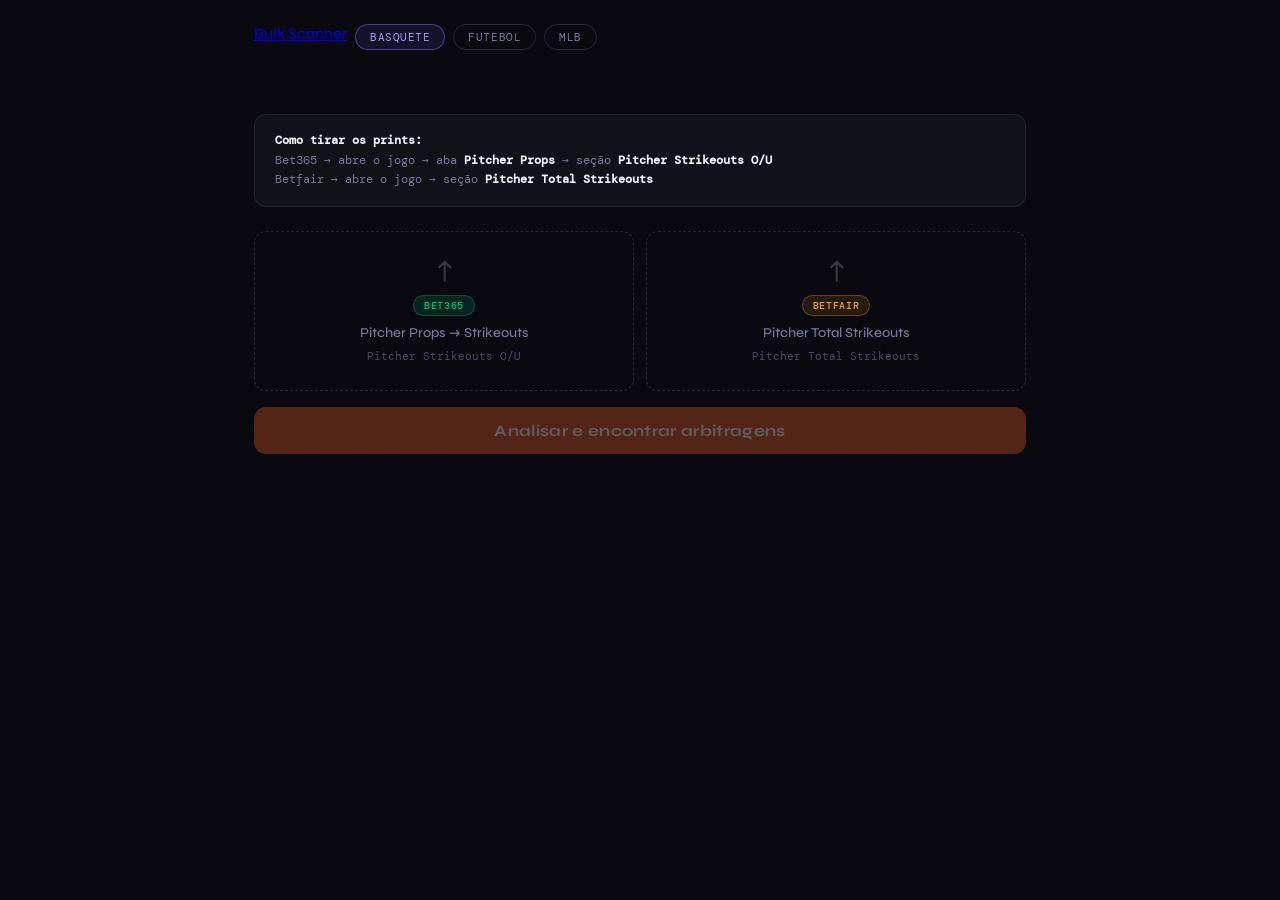
<file: mlb.html>
<!DOCTYPE html>
<html lang="pt-BR">

<head>
    <meta charset="UTF-8">
    <meta name="viewport" content="width=device-width, initial-scale=1.0">
    <title>Arb Scanner — MLB</title>
    <link
        href="https://fonts.googleapis.com/css2?family=DM+Mono:wght@400;500&family=Syne:wght@400;500;700;800&display=swap"
        rel="stylesheet">
    <style>
        :root {
            --bg: #09090f;
            --s1: #111118;
            --s2: #17171f;
            --s3: #1e1e28;
            --border: rgba(255, 255, 255, 0.07);
            --border2: rgba(255, 255, 255, 0.13);
            --text: #ededf5;
            --muted: #7878a0;
            --hint: #4a4a68;
            --purple: #7c6fff;
            --purple2: #a89aff;
            --green: #2dca8a;
            --green-bg: rgba(45, 202, 138, 0.07);
            --green-bd: rgba(45, 202, 138, 0.22);
            --red: #ff5566;
            --red-bg: rgba(255, 85, 102, 0.07);
            --red-bd: rgba(255, 85, 102, 0.22);
            --b365: #00c27a;
            --bf: #f5a623;
            --mlb: #e05c2a;
            --r: 12px;
            --r-sm: 8px;
        }

        * {
            box-sizing: border-box;
            margin: 0;
            padding: 0;
        }

        body {
            background: var(--bg);
            color: var(--text);
            font-family: 'Syne', sans-serif;
            min-height: 100vh;
        }

        body::before {
            content: '';
            position: fixed;
            inset: 0;
            background-image: linear-gradient(rgba(224, 92, 42, 0.02) 1px, transparent 1px), linear-gradient(90deg, rgba(224, 92, 42, 0.02) 1px, transparent 1px);
            background-size: 44px 44px;
            pointer-events: none;
            z-index: 0;
        }

        .wrap {
            max-width: 820px;
            margin: 0 auto;
            padding: 2.5rem 1.5rem 5rem;
            position: relative;
            z-index: 1;
        }

        header {
            margin-bottom: 2.5rem;
        }

        .nav {
            display: flex;
            gap: 8px;
            margin-bottom: 1.5rem;
            flex-wrap: wrap;
        }

        .nav a {
            font-family: 'DM Mono', monospace;
            font-size: 0.68rem;
            padding: 5px 14px;
            border-radius: 99px;
            border: 1px solid var(--border2);
            color: var(--muted);
            text-decoration: none;
            letter-spacing: 0.05em;
            text-transform: uppercase;
            transition: all 0.15s;
        }

        .nav a:hover {
            border-color: rgba(255, 255, 255, 0.2);
            color: var(--text);
        }

        .nav a.active {
            background: rgba(224, 92, 42, 0.1);
            border-color: rgba(224, 92, 42, 0.4);
            color: var(--mlb);
        }

        .logo {
            font-size: 2rem;
            font-weight: 800;
            letter-spacing: -0.04em;
        }

        .logo em {
            color: var(--mlb);
            font-style: normal;
        }

        .logo-sub {
            font-family: 'DM Mono', monospace;
            font-size: 0.68rem;
            color: var(--muted);
            letter-spacing: 0.1em;
            text-transform: uppercase;
            margin-top: 4px;
        }

        .upload-section {
            display: grid;
            grid-template-columns: 1fr 1fr;
            gap: 12px;
            margin-bottom: 1rem;
        }

        .dz {
            border: 1.5px dashed var(--border2);
            border-radius: var(--r);
            padding: 1.5rem 1rem;
            text-align: center;
            cursor: pointer;
            min-height: 160px;
            display: flex;
            flex-direction: column;
            align-items: center;
            justify-content: center;
            gap: 8px;
            transition: all 0.15s;
        }

        .dz:hover {
            background: rgba(255, 255, 255, 0.02);
        }

        .dz.ready.b365z {
            border-style: solid;
            border-color: rgba(0, 194, 122, 0.4);
            background: rgba(0, 194, 122, 0.04);
        }

        .dz.ready.bfz {
            border-style: solid;
            border-color: rgba(245, 166, 35, 0.4);
            background: rgba(245, 166, 35, 0.04);
        }

        .dz input {
            display: none;
        }

        .dz-pill {
            font-family: 'DM Mono', monospace;
            font-size: 0.65rem;
            font-weight: 500;
            padding: 3px 10px;
            border-radius: 99px;
            letter-spacing: 0.06em;
            text-transform: uppercase;
        }

        .b365-pill {
            background: rgba(0, 194, 122, 0.15);
            color: var(--b365);
            border: 1px solid rgba(0, 194, 122, 0.3);
        }

        .bf-pill {
            background: rgba(245, 166, 35, 0.12);
            color: var(--bf);
            border: 1px solid rgba(245, 166, 35, 0.3);
        }

        .dz-lbl {
            font-size: 0.85rem;
            color: var(--muted);
            font-weight: 500;
        }

        .dz-sub {
            font-family: 'DM Mono', monospace;
            font-size: 0.68rem;
            color: var(--hint);
        }

        .dz-prev {
            width: 100%;
            max-height: 75px;
            object-fit: cover;
            border-radius: 6px;
            margin-top: 4px;
            opacity: 0.75;
        }

        .scan-btn {
            width: 100%;
            padding: 14px;
            background: var(--mlb);
            color: white;
            border: none;
            border-radius: var(--r);
            font-family: 'Syne', sans-serif;
            font-size: 1rem;
            font-weight: 700;
            cursor: pointer;
            transition: opacity 0.15s;
            margin-bottom: 1.5rem;
            letter-spacing: 0.02em;
        }

        .scan-btn:disabled {
            opacity: 0.35;
            cursor: not-allowed;
        }

        .scan-btn:hover:not(:disabled) {
            opacity: 0.88;
        }

        .status {
            border-radius: var(--r-sm);
            padding: 10px 16px;
            font-family: 'DM Mono', monospace;
            font-size: 0.78rem;
            margin-bottom: 1.5rem;
            display: flex;
            align-items: center;
            gap: 10px;
        }

        .status.loading {
            background: rgba(224, 92, 42, 0.08);
            border: 1px solid rgba(224, 92, 42, 0.2);
            color: var(--mlb);
        }

        .status.error {
            background: var(--red-bg);
            border: 1px solid var(--red-bd);
            color: var(--red);
        }

        .status.ok {
            background: var(--green-bg);
            border: 1px solid var(--green-bd);
            color: var(--green);
        }

        .spin {
            width: 14px;
            height: 14px;
            border: 2px solid rgba(224, 92, 42, 0.2);
            border-top-color: var(--mlb);
            border-radius: 50%;
            animation: sp 0.7s linear infinite;
            flex-shrink: 0;
        }

        @keyframes sp {
            to {
                transform: rotate(360deg);
            }
        }

        .summary {
            display: grid;
            grid-template-columns: repeat(3, 1fr);
            gap: 10px;
            margin-bottom: 1.5rem;
        }

        .sm {
            background: var(--s1);
            border: 1px solid var(--border);
            border-radius: var(--r);
            padding: 1rem 1.25rem;
        }

        .sm-lbl {
            font-family: 'DM Mono', monospace;
            font-size: 0.62rem;
            color: var(--muted);
            letter-spacing: 0.07em;
            text-transform: uppercase;
            margin-bottom: 6px;
        }

        .sm-val {
            font-size: 1.75rem;
            font-weight: 800;
            letter-spacing: -0.03em;
        }

        .sm-val.g {
            color: var(--green);
        }

        .filters {
            display: flex;
            gap: 6px;
            margin-bottom: 1rem;
            flex-wrap: wrap;
        }

        .fb {
            font-family: 'DM Mono', monospace;
            font-size: 0.68rem;
            padding: 5px 12px;
            border-radius: 99px;
            border: 1px solid var(--border2);
            background: transparent;
            color: var(--muted);
            cursor: pointer;
            letter-spacing: 0.05em;
            text-transform: uppercase;
            transition: all 0.15s;
        }

        .fb:hover {
            border-color: rgba(255, 255, 255, 0.2);
            color: var(--text);
        }

        .fb.on {
            background: var(--s2);
            border-color: var(--mlb);
            color: var(--mlb);
        }

        .pc {
            background: var(--s1);
            border: 1px solid var(--border);
            border-radius: var(--r);
            padding: 1.25rem;
            margin-bottom: 10px;
            animation: fu 0.3s ease both;
        }

        .pc.arb {
            border-color: var(--green-bd);
            background: linear-gradient(135deg, var(--s1), rgba(45, 202, 138, 0.03));
        }

        @keyframes fu {
            from {
                opacity: 0;
                transform: translateY(8px);
            }

            to {
                opacity: 1;
                transform: translateY(0);
            }
        }

        .pc-top {
            display: flex;
            align-items: center;
            gap: 12px;
            margin-bottom: 1rem;
        }

        .av {
            width: 38px;
            height: 38px;
            border-radius: 50%;
            background: var(--s3);
            border: 1px solid var(--border2);
            display: flex;
            align-items: center;
            justify-content: center;
            font-family: 'DM Mono', monospace;
            font-size: 0.68rem;
            font-weight: 700;
            color: var(--muted);
            flex-shrink: 0;
        }

        .pc-name {
            font-size: 0.95rem;
            font-weight: 700;
        }

        .pc-meta {
            font-family: 'DM Mono', monospace;
            font-size: 0.62rem;
            color: var(--muted);
            margin-top: 2px;
            letter-spacing: 0.04em;
        }

        .arb-badge {
            margin-left: auto;
            font-family: 'DM Mono', monospace;
            font-size: 0.62rem;
            font-weight: 500;
            padding: 4px 12px;
            border-radius: 99px;
            background: var(--green-bg);
            color: var(--green);
            border: 1px solid var(--green-bd);
            letter-spacing: 0.06em;
            text-transform: uppercase;
            white-space: nowrap;
        }

        .og {
            display: grid;
            grid-template-columns: 1fr 1fr;
            gap: 8px;
            margin-bottom: 10px;
        }

        .ob {
            background: var(--s2);
            border: 1px solid var(--border);
            border-radius: var(--r-sm);
            padding: 10px 12px;
        }

        .ob-src {
            font-family: 'DM Mono', monospace;
            font-size: 0.62rem;
            letter-spacing: 0.08em;
            text-transform: uppercase;
            margin-bottom: 8px;
            padding-bottom: 6px;
            border-bottom: 1px solid var(--border);
        }

        .ob-src.b {
            color: var(--b365);
        }

        .ob-src.f {
            color: var(--bf);
        }

        .ob-row {
            display: flex;
            justify-content: space-between;
            padding: 3px 0;
        }

        .ob-lbl {
            font-size: 0.75rem;
            color: var(--muted);
        }

        .ob-v {
            font-family: 'DM Mono', monospace;
            font-size: 0.88rem;
            font-weight: 500;
            color: var(--text);
        }

        .ob-v.best {
            color: var(--green);
        }

        .ms {
            display: flex;
            justify-content: space-between;
            align-items: center;
            padding: 8px 12px;
            border-radius: var(--r-sm);
            margin-bottom: 8px;
            font-family: 'DM Mono', monospace;
            font-size: 0.73rem;
        }

        .ms.y {
            background: var(--green-bg);
            border: 1px solid var(--green-bd);
            color: var(--green);
        }

        .ms.n {
            background: var(--s2);
            border: 1px solid var(--border);
            color: var(--muted);
        }

        .ms-v {
            font-weight: 500;
            font-size: 0.85rem;
        }

        .sb {
            background: rgba(45, 202, 138, 0.05);
            border: 1px solid var(--green-bd);
            border-radius: var(--r-sm);
            padding: 12px 14px;
        }

        .sb-t {
            font-family: 'DM Mono', monospace;
            font-size: 0.62rem;
            color: var(--green);
            letter-spacing: 0.07em;
            text-transform: uppercase;
            margin-bottom: 10px;
        }

        .sb-row {
            display: flex;
            align-items: center;
            gap: 10px;
        }

        .sb-row label {
            font-family: 'DM Mono', monospace;
            font-size: 0.72rem;
            color: var(--green);
            white-space: nowrap;
        }

        .sb-inp {
            width: 100px;
            background: rgba(0, 0, 0, 0.3);
            border: 1px solid var(--green-bd);
            border-radius: 6px;
            padding: 7px 10px;
            color: var(--text);
            font-family: 'DM Mono', monospace;
            font-size: 0.85rem;
            outline: none;
        }

        .sb-inp:focus {
            border-color: var(--green);
        }

        .sr {
            display: grid;
            grid-template-columns: repeat(3, 1fr);
            gap: 6px;
            margin-top: 10px;
        }

        .sri {
            background: rgba(0, 0, 0, 0.25);
            border-radius: 6px;
            padding: 8px 10px;
            text-align: center;
        }

        .sri-l {
            font-family: 'DM Mono', monospace;
            font-size: 0.58rem;
            color: rgba(45, 202, 138, 0.6);
            letter-spacing: 0.05em;
            text-transform: uppercase;
            margin-bottom: 4px;
        }

        .sri-v {
            font-family: 'DM Mono', monospace;
            font-size: 0.9rem;
            font-weight: 500;
            color: var(--green);
        }

        .no-data {
            font-family: 'DM Mono', monospace;
            font-size: 0.7rem;
            color: var(--muted);
            padding: 4px 0;
        }

        .reset-btn {
            width: 100%;
            padding: 11px;
            background: transparent;
            border: 1px solid var(--border2);
            border-radius: var(--r);
            color: var(--muted);
            font-family: 'Syne', sans-serif;
            font-size: 0.85rem;
            font-weight: 500;
            cursor: pointer;
            transition: all 0.2s;
            margin-top: 1rem;
        }

        .reset-btn:hover {
            border-color: rgba(255, 255, 255, 0.2);
            color: var(--text);
        }

        .tip-box {
            background: var(--s1);
            border: 1px solid var(--border);
            border-radius: var(--r);
            padding: 1rem 1.25rem;
            margin-bottom: 1.5rem;
            font-family: 'DM Mono', monospace;
            font-size: 0.72rem;
            color: var(--muted);
            line-height: 1.7;
        }

        .tip-box strong {
            color: var(--text);
        }

        @media(max-width:560px) {
            .upload-section {
                grid-template-columns: 1fr;
            }

            .summary {
                grid-template-columns: 1fr 1fr;
            }

            .og {
                grid-template-columns: 1fr;
            }
        }
    </style>
</head>

<body>
    <div style="max-width:820px;margin:0 auto;padding:1.5rem 1.5rem 0;position:relative;z-index:1;">
        <div style="display:flex;gap:8px;margin-bottom:1.5rem;">
            <a href="/scanner.html">Bulk Scanner</a>
            <a href="/index.html"
                style="font-family:'DM Mono',monospace;font-size:0.68rem;padding:5px 14px;border-radius:99px;border:1px solid rgba(124,111,255,0.5);background:rgba(124,111,255,0.1);color:#a89aff;text-decoration:none;letter-spacing:0.05em;text-transform:uppercase;">Basquete</a>
            <a href="/futebol.html"
                style="font-family:'DM Mono',monospace;font-size:0.68rem;padding:5px 14px;border-radius:99px;border:1px solid rgba(255,255,255,0.13);color:#7878a0;text-decoration:none;letter-spacing:0.05em;text-transform:uppercase;">Futebol</a>
            <a href="/mlb.html"
                style="font-family:'DM Mono',monospace;font-size:0.68rem;padding:5px 14px;border-radius:99px;border:1px solid rgba(255,255,255,0.13);color:#7878a0;text-decoration:none;letter-spacing:0.05em;text-transform:uppercase;">MLB</a>
        </div>
    </div>
    <div class="wrap">


        <div class="tip-box">
            <strong>Como tirar os prints:</strong><br>
            Bet365 → abre o jogo → aba <strong>Pitcher Props</strong> → seção <strong>Pitcher Strikeouts
                O/U</strong><br>
            Betfair → abre o jogo → seção <strong>Pitcher Total Strikeouts</strong>
        </div>

        <div class="upload-section">
            <div class="dz b365z" id="dz-b365" onclick="document.getElementById('i-b365').click()">
                <input type="file" id="i-b365" accept="image/*" onchange="loadImg('b365',this)">
                <div style="font-size:1.8rem;opacity:0.2;line-height:1;">↑</div>
                <span class="dz-pill b365-pill">Bet365</span>
                <span class="dz-lbl" id="l-b365">Pitcher Props → Strikeouts</span>
                <span class="dz-sub">Pitcher Strikeouts O/U</span>
            </div>
            <div class="dz bfz" id="dz-bf" onclick="document.getElementById('i-bf').click()">
                <input type="file" id="i-bf" accept="image/*" onchange="loadImg('bf',this)">
                <div style="font-size:1.8rem;opacity:0.2;line-height:1;">↑</div>
                <span class="dz-pill bf-pill">Betfair</span>
                <span class="dz-lbl" id="l-bf">Pitcher Total Strikeouts</span>
                <span class="dz-sub">Pitcher Total Strikeouts</span>
            </div>
        </div>

        <button class="scan-btn" id="scanBtn" onclick="scan()" disabled>Analisar e encontrar arbitragens</button>
        <div id="statusArea"></div>
        <div id="resultsArea"></div>
    </div>

    <script>
        const imgs = { b365: null, bf: null };
        let players = [], activeFilter = 'all';

        function loadImg(casa, input) {
            const file = input.files[0];
            if (!file) return;
            const reader = new FileReader();
            reader.onload = e => {
                imgs[casa] = { data: e.target.result, mime: file.type || 'image/png' };
                const dz = document.getElementById('dz-' + casa);
                dz.classList.add('ready');
                document.getElementById('l-' + casa).textContent = file.name.length > 22 ? file.name.slice(0, 20) + '...' : file.name;
                const old = dz.querySelector('.dz-prev'); if (old) old.remove();
                const img = document.createElement('img'); img.className = 'dz-prev'; img.src = e.target.result;
                dz.appendChild(img); checkReady();
            };
            reader.readAsDataURL(file);
        }

        function checkReady() {
            document.getElementById('scanBtn').disabled = !(imgs.b365 && imgs.bf);
        }

        function b64(d) { return d.split(',')[1]; }

        function setStatus(type, msg) {
            const icon = type === 'loading' ? '<div class="spin"></div>' : `<span>${type === 'ok' ? '✓' : '✕'}</span>`;
            document.getElementById('statusArea').innerHTML = `<div class="status ${type}">${icon}<span>${msg}</span></div>`;
        }

        async function scan() {
            document.getElementById('scanBtn').disabled = true;
            document.getElementById('resultsArea').innerHTML = '';
            setStatus('loading', 'IA analisando os prints — aguarde...');
            try {
                const res = await fetch('/api/scan-mlb', {
                    method: 'POST',
                    headers: { 'Content-Type': 'application/json' },
                    body: JSON.stringify({
                        b365Image: b64(imgs.b365.data), b365Mime: imgs.b365.mime,
                        bfImage: b64(imgs.bf.data), bfMime: imgs.bf.mime
                    })
                });
                const data = await res.json();
                if (data.error) throw new Error(data.error);
                players = data.players.filter(p => p && p.name);
                const arbN = players.filter(p => calcArb(p)?.isArb).length;
                setStatus('ok', `${players.length} pitchers · ${arbN} arbitragem${arbN !== 1 ? 's' : ''} encontrada${arbN !== 1 ? 's' : ''}`);
                renderAll();
            } catch (e) {
                setStatus('error', 'Erro: ' + e.message);
                document.getElementById('scanBtn').disabled = false;
            }
        }

        function calcArb(p) {
            if (!p || !p.b365over || !p.b365under || !p.bfover || !p.bfunder) return null;
            const bo = Math.max(p.b365over, p.bfover);
            const bu = Math.max(p.b365under, p.bfunder);
            const m = 1 / bo + 1 / bu;
            return {
                bo, bu, m,
                oc: p.b365over >= p.bfover ? 'Bet365' : 'Betfair',
                uc: p.b365under >= p.bfunder ? 'Bet365' : 'Betfair',
                isArb: m < 1, pct: ((1 - m) * 100).toFixed(2), mpct: (m * 100).toFixed(1)
            };
        }

        function setFilter(f, btn) {
            activeFilter = f;
            document.querySelectorAll('.fb').forEach(b => b.classList.remove('on'));
            btn.classList.add('on'); renderList();
        }

        function renderAll() {
            const arbs = players.filter(p => calcArb(p)?.isArb);
            const best = arbs.length ? arbs.reduce((a, b) => { const ca = calcArb(a), cb = calcArb(b); if (!ca) return b; if (!cb) return a; return ca.m < cb.m ? a : b; }) : null;
            document.getElementById('resultsArea').innerHTML = `
    <div class="summary">
      <div class="sm"><div class="sm-lbl">Pitchers</div><div class="sm-val">${players.length}</div></div>
      <div class="sm"><div class="sm-lbl">Arbitragens</div><div class="sm-val g">${arbs.length}</div></div>
      <div class="sm"><div class="sm-lbl">Melhor</div><div class="sm-val" style="font-size:1.1rem;padding-top:6px;">${best ? best.name.split(' ').slice(-1)[0] : '—'}</div></div>
    </div>
    <div class="filters">
      <button class="fb on" onclick="setFilter('all',this)">Todos</button>
      <button class="fb" onclick="setFilter('arb',this)">Só arb</button>
    </div>
    <div id="plist"></div>
    <button class="reset-btn" onclick="resetAll()">↺ Novo scan</button>`;
            renderList();
        }

        function renderList() {
            const list = players.filter(p => {
                if (!p) return false;
                if (activeFilter === 'arb') return calcArb(p)?.isArb;
                return true;
            });
            window._L = list;
            document.getElementById('plist').innerHTML = list.map((p, i) => card(p, i)).join('');
            list.forEach((p, i) => { if (calcArb(p)?.isArb) updStake(i, 200); });
        }

        function card(p, i) {
            if (!p) return '';
            const a = calcArb(p);
            const ini = (p.name || '??').split(' ').map(w => w[0]).join('').slice(0, 2).toUpperCase();
            const noData = !p.bfover || !p.b365over;
            let body = noData
                ? `<div class="no-data">Betfair sem odds para este pitcher — verifica se o mercado está disponível.</div>`
                : `<div class="og">
        <div class="ob"><div class="ob-src b">Bet365</div>
          <div class="ob-row"><span class="ob-lbl">Over ${p.linha}K</span><span class="ob-v ${p.b365over >= (p.bfover || 0) ? 'best' : ''}">${p.b365over?.toFixed(2)}</span></div>
          <div class="ob-row"><span class="ob-lbl">Under ${p.linha}K</span><span class="ob-v ${p.b365under >= (p.bfunder || 0) ? 'best' : ''}">${p.b365under?.toFixed(2)}</span></div>
        </div>
        <div class="ob"><div class="ob-src f">Betfair</div>
          <div class="ob-row"><span class="ob-lbl">Over ${p.linha}K</span><span class="ob-v ${(p.bfover || 0) > p.b365over ? 'best' : ''}">${p.bfover?.toFixed(2) ?? '—'}</span></div>
          <div class="ob-row"><span class="ob-lbl">Under ${p.linha}K</span><span class="ob-v ${(p.bfunder || 0) > p.b365under ? 'best' : ''}">${p.bfunder?.toFixed(2) ?? '—'}</span></div>
        </div>
      </div>
      <div class="ms ${a && a.isArb ? 'y' : 'n'}">
        <span>${a && a.isArb ? `✓ Arb ${a.pct}% — over ${a.oc} · under ${a.uc}` : `✗ Sem arb · margem ${a ? a.mpct : '—'}%`}</span>
        <span class="ms-v">${a ? a.mpct : '—'}%</span>
      </div>
      ${a && a.isArb ? `<div class="sb">
        <div class="sb-t">Quanto apostar</div>
        <div class="sb-row"><label>Total R$</label>
          <input class="sb-inp" type="number" value="200" min="10" step="10" id="si${i}" oninput="updStake(${i},this.value)"/>
        </div>
        <div class="sr" id="sr${i}"></div>
      </div>`: ''}`;
            return `<div class="pc ${a && a.isArb ? 'arb' : ''}" style="animation-delay:${i * 0.04}s">
    <div class="pc-top">
      <div class="av">${ini}</div>
      <div>
        <div class="pc-name">${p.name || '?'}</div>
        <div class="pc-meta">${p.team || ''} · ${p.linha || '?'} strikeouts O/U</div>
      </div>
      ${a && a.isArb ? '<span class="arb-badge">arb found</span>' : ''}
    </div>${body}</div>`;
        }

        function updStake(i, total) {
            const p = window._L?.[i]; if (!p) return;
            const a = calcArb(p); if (!a || !a.isArb) return;
            const t = parseFloat(total) || 200;
            const s1 = t * (1 / a.bo) / a.m, s2 = t - s1;
            const r1 = s1 * a.bo - t, r2 = s2 * a.bu - t;
            const el = document.getElementById('sr' + i); if (!el) return;
            el.innerHTML = `
    <div class="sri"><div class="sri-l">${a.oc} over</div><div class="sri-v">R$ ${s1.toFixed(2)}</div></div>
    <div class="sri"><div class="sri-l">${a.uc} under</div><div class="sri-v">R$ ${s2.toFixed(2)}</div></div>
    <div class="sri"><div class="sri-l">Lucro mín.</div><div class="sri-v">R$ ${Math.min(r1, r2).toFixed(2)}</div></div>`;
        }

        function resetAll() {
            imgs.b365 = null; imgs.bf = null; players = [];
            ['b365', 'bf'].forEach(c => {
                const dz = document.getElementById('dz-' + c);
                dz.classList.remove('ready');
                const prev = dz.querySelector('.dz-prev'); if (prev) prev.remove();
                document.getElementById('l-' + c).textContent = c === 'b365' ? 'Pitcher Props → Strikeouts' : 'Pitcher Total Strikeouts';
                document.getElementById('i-' + c).value = '';
            });
            document.getElementById('scanBtn').disabled = true;
            document.getElementById('statusArea').innerHTML = '';
            document.getElementById('resultsArea').innerHTML = '';
        }
    </script>
</body>

</html>
</file>
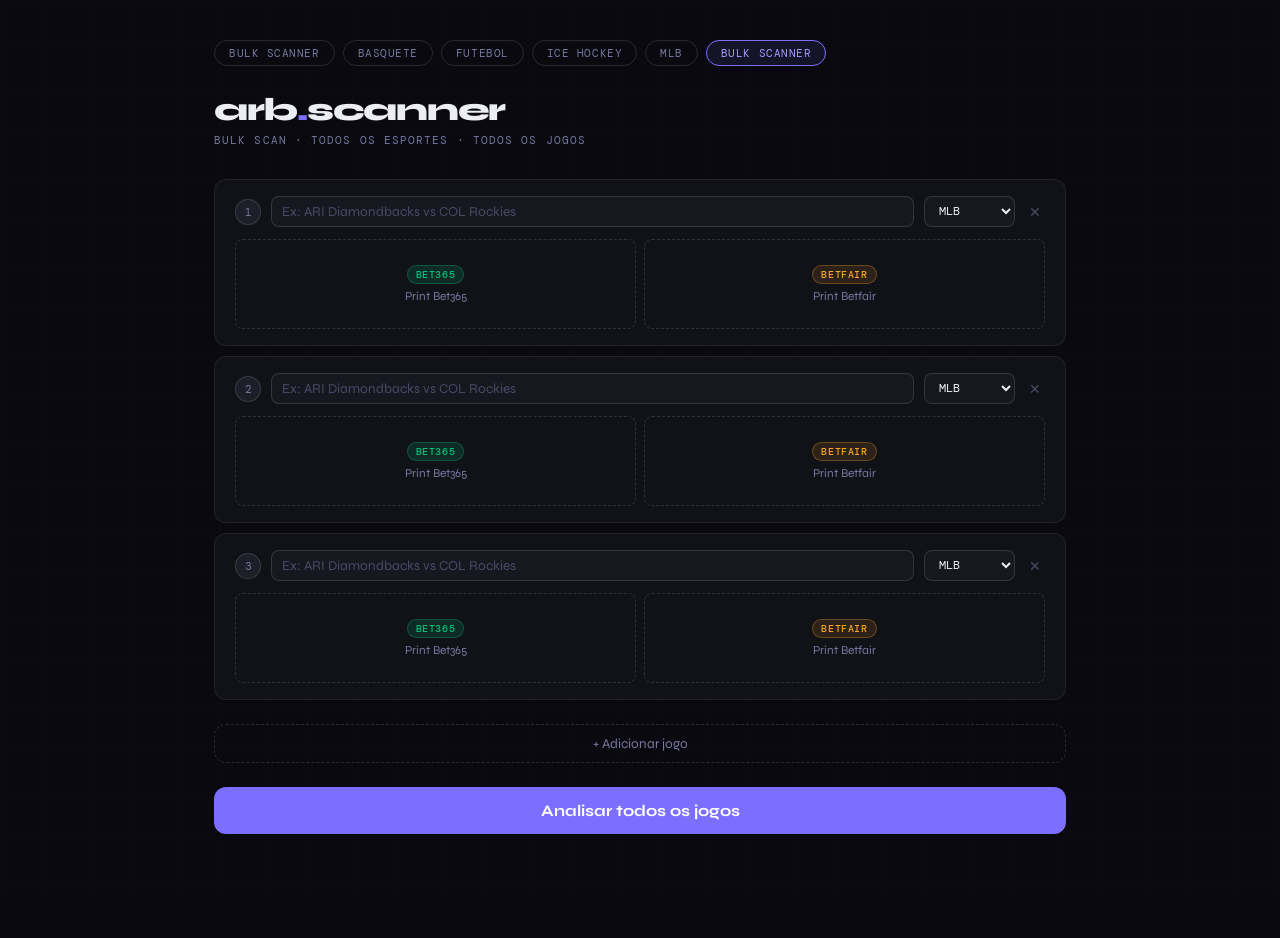
<file: scanner.html>
<!DOCTYPE html>
<html lang="pt-BR">

<head>
    <meta charset="UTF-8">
    <meta name="viewport" content="width=device-width, initial-scale=1.0">
    <title>Arb Scanner — Bulk</title>
    <link
        href="https://fonts.googleapis.com/css2?family=DM+Mono:wght@400;500&family=Syne:wght@400;500;700;800&display=swap"
        rel="stylesheet">
    <style>
        :root {
            --bg: #09090f;
            --s1: #111118;
            --s2: #17171f;
            --s3: #1e1e28;
            --border: rgba(255, 255, 255, 0.07);
            --border2: rgba(255, 255, 255, 0.13);
            --text: #ededf5;
            --muted: #7878a0;
            --hint: #4a4a68;
            --purple: #7c6fff;
            --purple2: #a89aff;
            --green: #2dca8a;
            --green-bg: rgba(45, 202, 138, 0.07);
            --green-bd: rgba(45, 202, 138, 0.22);
            --red: #ff5566;
            --red-bg: rgba(255, 85, 102, 0.07);
            --red-bd: rgba(255, 85, 102, 0.22);
            --b365: #00c27a;
            --bf: #f5a623;
            --r: 12px;
            --r-sm: 8px;
        }

        * {
            box-sizing: border-box;
            margin: 0;
            padding: 0;
        }

        body {
            background: var(--bg);
            color: var(--text);
            font-family: 'Syne', sans-serif;
            min-height: 100vh;
        }

        body::before {
            content: '';
            position: fixed;
            inset: 0;
            background-image: linear-gradient(rgba(124, 111, 255, 0.025) 1px, transparent 1px), linear-gradient(90deg, rgba(124, 111, 255, 0.025) 1px, transparent 1px);
            background-size: 44px 44px;
            pointer-events: none;
            z-index: 0;
        }

        .wrap {
            max-width: 900px;
            margin: 0 auto;
            padding: 2.5rem 1.5rem 5rem;
            position: relative;
            z-index: 1;
        }

        header {
            margin-bottom: 2rem;
        }

        .nav {
            display: flex;
            gap: 8px;
            margin-bottom: 1.5rem;
            flex-wrap: wrap;
        }

        .nav a {
            font-family: 'DM Mono', monospace;
            font-size: 0.68rem;
            padding: 5px 14px;
            border-radius: 99px;
            border: 1px solid var(--border2);
            color: var(--muted);
            text-decoration: none;
            letter-spacing: 0.05em;
            text-transform: uppercase;
            transition: all 0.15s;
        }

        .nav a:hover {
            border-color: rgba(255, 255, 255, 0.2);
            color: var(--text);
        }

        .nav a.active {
            background: rgba(124, 111, 255, 0.1);
            border-color: var(--purple);
            color: var(--purple2);
        }

        .logo {
            font-size: 2rem;
            font-weight: 800;
            letter-spacing: -0.04em;
        }

        .logo em {
            color: var(--purple);
            font-style: normal;
        }

        .logo-sub {
            font-family: 'DM Mono', monospace;
            font-size: 0.68rem;
            color: var(--muted);
            letter-spacing: 0.1em;
            text-transform: uppercase;
            margin-top: 4px;
        }

        .games-list {
            display: flex;
            flex-direction: column;
            gap: 10px;
            margin-bottom: 1.5rem;
        }

        .game-card {
            background: var(--s1);
            border: 1px solid var(--border);
            border-radius: var(--r);
            padding: 1rem 1.25rem;
        }

        .game-header {
            display: flex;
            align-items: center;
            gap: 10px;
            margin-bottom: 12px;
        }

        .game-num {
            width: 26px;
            height: 26px;
            border-radius: 50%;
            background: var(--s3);
            border: 1px solid var(--border2);
            display: flex;
            align-items: center;
            justify-content: center;
            font-family: 'DM Mono', monospace;
            font-size: 0.68rem;
            color: var(--muted);
            flex-shrink: 0;
        }

        .game-label-input {
            flex: 1;
            background: var(--s2);
            border: 1px solid var(--border2);
            border-radius: var(--r-sm);
            padding: 6px 10px;
            color: var(--text);
            font-family: 'Syne', sans-serif;
            font-size: 0.85rem;
            outline: none;
        }

        .game-label-input:focus {
            border-color: var(--purple);
        }

        .game-label-input::placeholder {
            color: var(--hint);
        }

        .sport-select {
            background: var(--s2);
            border: 1px solid var(--border2);
            border-radius: var(--r-sm);
            padding: 6px 10px;
            color: var(--text);
            font-family: 'DM Mono', monospace;
            font-size: 0.72rem;
            outline: none;
            cursor: pointer;
        }

        .remove-btn {
            background: none;
            border: none;
            color: var(--hint);
            cursor: pointer;
            font-size: 0.9rem;
            padding: 4px;
            border-radius: 4px;
            transition: color 0.15s;
        }

        .remove-btn:hover {
            color: var(--red);
        }

        .uploads-row {
            display: grid;
            grid-template-columns: 1fr 1fr;
            gap: 8px;
        }

        .dz {
            border: 1.5px dashed var(--border2);
            border-radius: var(--r-sm);
            padding: 0.875rem;
            text-align: center;
            cursor: pointer;
            min-height: 90px;
            display: flex;
            flex-direction: column;
            align-items: center;
            justify-content: center;
            gap: 5px;
            transition: all 0.15s;
        }

        .dz:hover {
            background: rgba(255, 255, 255, 0.02);
        }

        .dz.ready.b365z {
            border-style: solid;
            border-color: rgba(0, 194, 122, 0.4);
            background: rgba(0, 194, 122, 0.04);
        }

        .dz.ready.bfz {
            border-style: solid;
            border-color: rgba(245, 166, 35, 0.4);
            background: rgba(245, 166, 35, 0.04);
        }

        .dz input {
            display: none;
        }

        .dz-pill {
            font-family: 'DM Mono', monospace;
            font-size: 0.6rem;
            font-weight: 500;
            padding: 2px 8px;
            border-radius: 99px;
            letter-spacing: 0.06em;
            text-transform: uppercase;
        }

        .b365-pill {
            background: rgba(0, 194, 122, 0.15);
            color: var(--b365);
            border: 1px solid rgba(0, 194, 122, 0.3);
        }

        .bf-pill {
            background: rgba(245, 166, 35, 0.12);
            color: var(--bf);
            border: 1px solid rgba(245, 166, 35, 0.3);
        }

        .dz-lbl {
            font-size: 0.75rem;
            color: var(--muted);
        }

        .dz-prev {
            width: 100%;
            max-height: 50px;
            object-fit: cover;
            border-radius: 4px;
            margin-top: 3px;
            opacity: 0.75;
        }

        .add-btn {
            width: 100%;
            padding: 10px;
            background: transparent;
            border: 1px dashed var(--border2);
            border-radius: var(--r);
            color: var(--muted);
            font-family: 'Syne', sans-serif;
            font-size: 0.85rem;
            cursor: pointer;
            transition: all 0.15s;
            margin-bottom: 1.5rem;
        }

        .add-btn:hover {
            border-color: rgba(255, 255, 255, 0.2);
            color: var(--text);
            background: rgba(255, 255, 255, 0.02);
        }

        .scan-btn {
            width: 100%;
            padding: 14px;
            background: var(--purple);
            color: white;
            border: none;
            border-radius: var(--r);
            font-family: 'Syne', sans-serif;
            font-size: 1rem;
            font-weight: 700;
            cursor: pointer;
            transition: opacity 0.15s;
            margin-bottom: 1.5rem;
        }

        .scan-btn:disabled {
            opacity: 0.35;
            cursor: not-allowed;
        }

        .scan-btn:hover:not(:disabled) {
            opacity: 0.88;
        }

        .status {
            border-radius: var(--r-sm);
            padding: 10px 16px;
            font-family: 'DM Mono', monospace;
            font-size: 0.78rem;
            margin-bottom: 1.5rem;
            display: flex;
            align-items: center;
            gap: 10px;
        }

        .status.loading {
            background: rgba(124, 111, 255, 0.1);
            border: 1px solid rgba(124, 111, 255, 0.2);
            color: var(--purple2);
        }

        .status.error {
            background: var(--red-bg);
            border: 1px solid var(--red-bd);
            color: var(--red);
        }

        .status.ok {
            background: var(--green-bg);
            border: 1px solid var(--green-bd);
            color: var(--green);
        }

        .spin {
            width: 14px;
            height: 14px;
            border: 2px solid rgba(124, 111, 255, 0.3);
            border-top-color: var(--purple);
            border-radius: 50%;
            animation: sp 0.7s linear infinite;
            flex-shrink: 0;
        }

        @keyframes sp {
            to {
                transform: rotate(360deg);
            }
        }

        .summary {
            display: grid;
            grid-template-columns: repeat(3, 1fr);
            gap: 10px;
            margin-bottom: 1.5rem;
        }

        .sm {
            background: var(--s1);
            border: 1px solid var(--border);
            border-radius: var(--r);
            padding: 1rem 1.25rem;
        }

        .sm-lbl {
            font-family: 'DM Mono', monospace;
            font-size: 0.62rem;
            color: var(--muted);
            letter-spacing: 0.07em;
            text-transform: uppercase;
            margin-bottom: 6px;
        }

        .sm-val {
            font-size: 1.75rem;
            font-weight: 800;
            letter-spacing: -0.03em;
        }

        .sm-val.g {
            color: var(--green);
        }

        .arb-section {
            margin-bottom: 1.5rem;
        }

        .section-lbl {
            font-family: 'DM Mono', monospace;
            font-size: 0.65rem;
            color: var(--muted);
            letter-spacing: 0.1em;
            text-transform: uppercase;
            display: flex;
            align-items: center;
            gap: 8px;
            margin-bottom: 0.75rem;
        }

        .section-lbl::after {
            content: '';
            flex: 1;
            height: 1px;
            background: var(--border);
        }

        .arb-card {
            background: var(--s1);
            border: 2px solid var(--green-bd);
            border-radius: var(--r);
            padding: 1.25rem;
            margin-bottom: 10px;
            animation: fu 0.3s ease both;
            background: linear-gradient(135deg, var(--s1), rgba(45, 202, 138, 0.03));
        }

        @keyframes fu {
            from {
                opacity: 0;
                transform: translateY(8px);
            }

            to {
                opacity: 1;
                transform: translateY(0);
            }
        }

        .arb-top {
            display: flex;
            align-items: center;
            gap: 10px;
            margin-bottom: 10px;
        }

        .arb-av {
            width: 36px;
            height: 36px;
            border-radius: 50%;
            background: var(--s3);
            border: 1px solid var(--border2);
            display: flex;
            align-items: center;
            justify-content: center;
            font-family: 'DM Mono', monospace;
            font-size: 0.65rem;
            font-weight: 700;
            color: var(--muted);
            flex-shrink: 0;
        }

        .arb-name {
            font-size: 0.95rem;
            font-weight: 700;
        }

        .arb-meta {
            font-family: 'DM Mono', monospace;
            font-size: 0.62rem;
            color: var(--muted);
            margin-top: 2px;
        }

        .arb-badge {
            margin-left: auto;
            font-family: 'DM Mono', monospace;
            font-size: 0.62rem;
            font-weight: 500;
            padding: 4px 12px;
            border-radius: 99px;
            background: var(--green-bg);
            color: var(--green);
            border: 1px solid var(--green-bd);
            white-space: nowrap;
        }

        .og {
            display: grid;
            grid-template-columns: 1fr 1fr;
            gap: 8px;
            margin-bottom: 10px;
        }

        .ob {
            background: var(--s2);
            border: 1px solid var(--border);
            border-radius: var(--r-sm);
            padding: 10px 12px;
        }

        .ob-src {
            font-family: 'DM Mono', monospace;
            font-size: 0.62rem;
            letter-spacing: 0.08em;
            text-transform: uppercase;
            margin-bottom: 8px;
            padding-bottom: 6px;
            border-bottom: 1px solid var(--border);
        }

        .ob-src.b {
            color: var(--b365);
        }

        .ob-src.f {
            color: var(--bf);
        }

        .ob-row {
            display: flex;
            justify-content: space-between;
            padding: 3px 0;
        }

        .ob-lbl {
            font-size: 0.75rem;
            color: var(--muted);
        }

        .ob-v {
            font-family: 'DM Mono', monospace;
            font-size: 0.88rem;
            font-weight: 500;
            color: var(--text);
        }

        .ob-v.best {
            color: var(--green);
        }

        .ms {
            display: flex;
            justify-content: space-between;
            align-items: center;
            padding: 8px 12px;
            border-radius: var(--r-sm);
            margin-bottom: 10px;
            font-family: 'DM Mono', monospace;
            font-size: 0.73rem;
            background: var(--green-bg);
            border: 1px solid var(--green-bd);
            color: var(--green);
        }

        .ms-v {
            font-weight: 500;
            font-size: 0.85rem;
        }

        .sb {
            background: rgba(45, 202, 138, 0.05);
            border: 1px solid var(--green-bd);
            border-radius: var(--r-sm);
            padding: 12px 14px;
        }

        .sb-t {
            font-family: 'DM Mono', monospace;
            font-size: 0.62rem;
            color: var(--green);
            letter-spacing: 0.07em;
            text-transform: uppercase;
            margin-bottom: 10px;
        }

        .sb-row {
            display: flex;
            align-items: center;
            gap: 10px;
        }

        .sb-row label {
            font-family: 'DM Mono', monospace;
            font-size: 0.72rem;
            color: var(--green);
            white-space: nowrap;
        }

        .sb-inp {
            width: 100px;
            background: rgba(0, 0, 0, 0.3);
            border: 1px solid var(--green-bd);
            border-radius: 6px;
            padding: 7px 10px;
            color: var(--text);
            font-family: 'DM Mono', monospace;
            font-size: 0.85rem;
            outline: none;
        }

        .sb-inp:focus {
            border-color: var(--green);
        }

        .sr {
            display: grid;
            grid-template-columns: repeat(3, 1fr);
            gap: 6px;
            margin-top: 10px;
        }

        .sri {
            background: rgba(0, 0, 0, 0.25);
            border-radius: 6px;
            padding: 8px 10px;
            text-align: center;
        }

        .sri-l {
            font-family: 'DM Mono', monospace;
            font-size: 0.58rem;
            color: rgba(45, 202, 138, 0.6);
            letter-spacing: 0.05em;
            text-transform: uppercase;
            margin-bottom: 4px;
        }

        .sri-v {
            font-family: 'DM Mono', monospace;
            font-size: 0.9rem;
            font-weight: 500;
            color: var(--green);
        }

        .sport-tag {
            font-family: 'DM Mono', monospace;
            font-size: 0.6rem;
            padding: 2px 8px;
            border-radius: 99px;
            margin-right: 6px;
        }

        .tag-mlb {
            background: rgba(224, 92, 42, 0.15);
            color: #e05c2a;
            border: 1px solid rgba(224, 92, 42, 0.3);
        }

        .tag-nba {
            background: rgba(124, 111, 255, 0.15);
            color: var(--purple2);
            border: 1px solid rgba(124, 111, 255, 0.3);
        }

        .tag-nhl {
            background: rgba(56, 189, 248, 0.15);
            color: #38bdf8;
            border: 1px solid rgba(56, 189, 248, 0.3);
        }

        .tag-football {
            background: rgba(45, 202, 138, 0.15);
            color: var(--green);
            border: 1px solid var(--green-bd);
        }

        .no-arb {
            text-align: center;
            padding: 2rem;
            font-family: 'DM Mono', monospace;
            font-size: 0.75rem;
            color: var(--hint);
        }

        @media(max-width:560px) {
            .uploads-row {
                grid-template-columns: 1fr;
            }

            .summary {
                grid-template-columns: 1fr 1fr;
            }

            .og {
                grid-template-columns: 1fr;
            }
        }
    </style>
</head>

<body>
    <div class="wrap">
        <header>
            <div class="nav">
                <a href="/scanner.html">Bulk Scanner</a>
                <a href="/index.html">Basquete</a>
                <a href="/futebol.html">Futebol</a>
                <a href="/hockey.html">Ice Hockey</a>
                <a href="/mlb.html">MLB</a>
                <a href="/scanner.html" class="active">Bulk Scanner</a>
            </div>
            <div class="logo">arb<em>.</em>scanner</div>
            <div class="logo-sub">Bulk scan · todos os esportes · todos os jogos</div>
        </header>

        <div class="games-list" id="gamesList"></div>

        <button class="add-btn" onclick="addGame()">+ Adicionar jogo</button>

        <button class="scan-btn" id="scanBtn" onclick="scan()">
            Analisar todos os jogos
        </button>

        <div id="statusArea"></div>
        <div id="resultsArea"></div>
    </div>

    <script>
        let games = [];
        let nextId = 0;
        let arbPlayers = [];

        const SPORTS = ['MLB', 'NBA', 'NFL', 'NHL', 'Futebol'];

        function addGame() {
            const id = nextId++;
            games.push({ id, label: '', sport: 'MLB', b365: null, bf: null });
            renderGames();
        }

        function removeGame(id) {
            games = games.filter(g => g.id !== id);
            renderGames();
        }

        function renderGames() {
            document.getElementById('gamesList').innerHTML = games.map((g, i) => `
        <div class="game-card" id="gc-${g.id}">
            <div class="game-header">
                <div class="game-num">${i + 1}</div>
                <input class="game-label-input" placeholder="Ex: ARI Diamondbacks vs COL Rockies"
                    value="${g.label}" oninput="games.find(x=>x.id===${g.id}).label=this.value" />
                <select class="sport-select" onchange="games.find(x=>x.id===${g.id}).sport=this.value">
                    ${SPORTS.map(s => `<option value="${s}" ${g.sport === s ? 'selected' : ''}>${s}</option>`).join('')}
                </select>
                <button class="remove-btn" onclick="removeGame(${g.id})">✕</button>
            </div>
            <div class="uploads-row">
                <div class="dz b365z ${g.b365 ? 'ready' : ''}" id="dz-b365-${g.id}" onclick="document.getElementById('i-b365-${g.id}').click()">
                    <input type="file" id="i-b365-${g.id}" accept="image/*" onchange="loadImg(${g.id},'b365',this)">
                    <span class="dz-pill b365-pill">Bet365</span>
                    <span class="dz-lbl" id="lbl-b365-${g.id}">${g.b365 ? g.b365.name : 'Print Bet365'}</span>
                    ${g.b365 ? `<img class="dz-prev" src="${g.b365.preview}">` : ''}
                </div>
                <div class="dz bfz ${g.bf ? 'ready' : ''}" id="dz-bf-${g.id}" onclick="document.getElementById('i-bf-${g.id}').click()">
                    <input type="file" id="i-bf-${g.id}" accept="image/*" onchange="loadImg(${g.id},'bf',this)">
                    <span class="dz-pill bf-pill">Betfair</span>
                    <span class="dz-lbl" id="lbl-bf-${g.id}">${g.bf ? g.bf.name : 'Print Betfair'}</span>
                    ${g.bf ? `<img class="dz-prev" src="${g.bf.preview}">` : ''}
                </div>
            </div>
        </div>`).join('');
        }

        function loadImg(gameId, casa, input) {
            const file = input.files[0];
            if (!file) return;
            const reader = new FileReader();
            reader.onload = e => {
                const game = games.find(g => g.id === gameId);
                if (!game) return;
                game[casa] = {
                    data: e.target.result,
                    mime: file.type || 'image/png',
                    name: file.name.length > 20 ? file.name.slice(0, 18) + '...' : file.name,
                    preview: e.target.result
                };
                renderGames();
            };
            reader.readAsDataURL(file);
        }

        function b64(d) { return d.split(',')[1]; }

        function setStatus(type, msg) {
            const icon = type === 'loading' ? '<div class="spin"></div>' : `<span>${type === 'ok' ? '✓' : '✕'}</span>`;
            document.getElementById('statusArea').innerHTML = `<div class="status ${type}">${icon}<span>${msg}</span></div>`;
        }

        async function scan() {
            const ready = games.filter(g => g.b365 && g.bf);
            if (ready.length === 0) { setStatus('error', 'Adicione pelo menos um jogo com os dois prints.'); return; }

            document.getElementById('scanBtn').disabled = true;
            document.getElementById('resultsArea').innerHTML = '';
            setStatus('loading', `Analisando ${ready.length} jogo${ready.length > 1 ? 's' : ''}... pode levar alguns segundos.`);

            try {
                const res = await fetch('/api/scan-bulk', {
                    method: 'POST',
                    headers: { 'Content-Type': 'application/json' },
                    body: JSON.stringify({
                        games: ready.map(g => ({
                            label: g.label || `Jogo ${g.id + 1}`,
                            sport: g.sport,
                            b365Image: b64(g.b365.data),
                            b365Mime: g.b365.mime,
                            bfImage: b64(g.bf.data),
                            bfMime: g.bf.mime
                        }))
                    })
                });

                const data = await res.json();
                if (data.error) throw new Error(data.error);

                arbPlayers = [];
                let totalPlayers = 0;

                data.results.forEach(r => {
                    r.players.forEach(p => {
                        totalPlayers++;
                        if (p.isArb) arbPlayers.push(p);
                    });
                });

                arbPlayers.sort((a, b) => b.arbPct - a.arbPct);

                setStatus('ok', `${ready.length} jogos analisados · ${totalPlayers} jogadores · ${arbPlayers.length} arbitragem${arbPlayers.length !== 1 ? 's' : ''} encontrada${arbPlayers.length !== 1 ? 's' : ''}`);
                renderResults(totalPlayers);
            } catch (e) {
                setStatus('error', 'Erro: ' + e.message);
            }
            document.getElementById('scanBtn').disabled = false;
        }

        function calcArb(p) {
            if (!p.b365over || !p.b365under || !p.bfover || !p.bfunder) return null;
            const bo = Math.max(p.b365over, p.bfover);
            const bu = Math.max(p.b365under, p.bfunder);
            const m = 1 / bo + 1 / bu;
            return {
                bo, bu, m,
                oc: p.b365over >= p.bfover ? 'Bet365' : 'Betfair',
                uc: p.b365under >= p.bfunder ? 'Bet365' : 'Betfair'
            };
        }

        function renderResults(total) {
            const best = arbPlayers[0];
            document.getElementById('resultsArea').innerHTML = `
        <div class="summary">
            <div class="sm"><div class="sm-lbl">Jogadores</div><div class="sm-val">${total}</div></div>
            <div class="sm"><div class="sm-lbl">Arbitragens</div><div class="sm-val g">${arbPlayers.length}</div></div>
            <div class="sm"><div class="sm-lbl">Melhor margem</div><div class="sm-val g" style="font-size:1.3rem;">${best ? best.arbPct + '%' : '—'}</div></div>
        </div>
        ${arbPlayers.length > 0 ? `
        <div class="arb-section">
            <div class="section-lbl">Arbitragens encontradas — ordenadas por margem</div>
            ${arbPlayers.map((p, i) => renderArbCard(p, i)).join('')}
        </div>` : `<div class="no-arb">Nenhuma arbitragem encontrada nos jogos analisados.</div>`}`;

            arbPlayers.forEach((p, i) => updStake(i, 200));
        }

        function sportTag(sport) {
            const tags = { MLB: 'tag-mlb', NBA: 'tag-nba', NHL: 'tag-nhl', Futebol: 'tag-football' };
            return `<span class="sport-tag ${tags[sport] || 'tag-mlb'}">${sport}</span>`;
        }

        function renderArbCard(p, i) {
            const a = calcArb(p);
            if (!a) return '';
            const ini = p.name.split(' ').map(w => w[0]).join('').slice(0, 2).toUpperCase();
            return `
    <div class="arb-card" style="animation-delay:${i * 0.05}s">
        <div class="arb-top">
            <div class="arb-av">${ini}</div>
            <div>
                <div class="arb-name">${p.name}</div>
                <div class="arb-meta">${sportTag(p.sport)}${p.game} · ${p.linha} O/U</div>
            </div>
            <span class="arb-badge">Arb ${p.arbPct}%</span>
        </div>
        <div class="og">
            <div class="ob"><div class="ob-src b">Bet365</div>
                <div class="ob-row"><span class="ob-lbl">Over ${p.linha}</span><span class="ob-v ${p.b365over >= p.bfover ? 'best' : ''}">${p.b365over?.toFixed(2)}</span></div>
                <div class="ob-row"><span class="ob-lbl">Under ${p.linha}</span><span class="ob-v ${p.b365under >= p.bfunder ? 'best' : ''}">${p.b365under?.toFixed(2)}</span></div>
            </div>
            <div class="ob"><div class="ob-src f">Betfair</div>
                <div class="ob-row"><span class="ob-lbl">Over ${p.linha}</span><span class="ob-v ${p.bfover > p.b365over ? 'best' : ''}">${p.bfover?.toFixed(2)}</span></div>
                <div class="ob-row"><span class="ob-lbl">Under ${p.linha}</span><span class="ob-v ${p.bfunder > p.b365under ? 'best' : ''}">${p.bfunder?.toFixed(2)}</span></div>
            </div>
        </div>
        <div class="ms">
            <span>✓ over ${a.oc} · under ${a.uc}</span>
            <span class="ms-v">${p.margin}%</span>
        </div>
        <div class="sb">
            <div class="sb-t">Quanto apostar</div>
            <div class="sb-row"><label>Total R$</label>
                <input class="sb-inp" type="number" value="200" min="10" step="10" id="si${i}" oninput="updStake(${i},this.value)"/>
            </div>
            <div class="sr" id="sr${i}"></div>
        </div>
    </div>`;
        }

        function updStake(i, total) {
            const p = arbPlayers[i];
            if (!p) return;
            const a = calcArb(p);
            if (!a) return;
            const t = parseFloat(total) || 200;
            const s1 = t * (1 / a.bo) / a.m, s2 = t - s1;
            const r1 = s1 * a.bo - t, r2 = s2 * a.bu - t;
            const el = document.getElementById('sr' + i);
            if (!el) return;
            el.innerHTML = `
        <div class="sri"><div class="sri-l">${a.oc} over</div><div class="sri-v">R$ ${s1.toFixed(2)}</div></div>
        <div class="sri"><div class="sri-l">${a.uc} under</div><div class="sri-v">R$ ${s2.toFixed(2)}</div></div>
        <div class="sri"><div class="sri-l">Lucro mín.</div><div class="sri-v">R$ ${Math.min(r1, r2).toFixed(2)}</div></div>`;
        }

        // começa com 3 jogos
        addGame(); addGame(); addGame();
    </script>
</body>

</html>
</file>
<file: style.css>
:root {
    --bg: #09090f;
    --s1: #111118;
    --s2: #17171f;
    --s3: #1e1e28;
    --border: rgba(255, 255, 255, 0.07);
    --border2: rgba(255, 255, 255, 0.13);
    --text: #ededf5;
    --muted: #7878a0;
    --hint: #4a4a68;
    --purple: #7c6fff;
    --purple2: #a89aff;
    --green: #2dca8a;
    --green-bg: rgba(45, 202, 138, 0.07);
    --green-bd: rgba(45, 202, 138, 0.22);
    --red: #ff5566;
    --red-bg: rgba(255, 85, 102, 0.07);
    --red-bd: rgba(255, 85, 102, 0.22);
    --b365: #00c27a;
    --bf: #f5a623;
    --r: 12px;
    --r-sm: 8px;
}

* {
    box-sizing: border-box;
    margin: 0;
    padding: 0;
}

body {
    background: var(--bg);
    color: var(--text);
    font-family: 'Syne', sans-serif;
    min-height: 100vh;
}

body::before {
    content: '';
    position: fixed;
    inset: 0;
    background-image: linear-gradient(rgba(124, 111, 255, 0.025) 1px, transparent 1px), linear-gradient(90deg, rgba(124, 111, 255, 0.025) 1px, transparent 1px);
    background-size: 44px 44px;
    pointer-events: none;
    z-index: 0;
}

.wrap {
    max-width: 820px;
    margin: 0 auto;
    padding: 2.5rem 1.5rem 5rem;
    position: relative;
    z-index: 1;
}

header {
    margin-bottom: 2.5rem;
}

.logo {
    font-size: 2rem;
    font-weight: 800;
    letter-spacing: -0.04em;
}

.logo em {
    color: var(--purple);
    font-style: normal;
}

.logo-sub {
    font-family: 'DM Mono', monospace;
    font-size: 0.68rem;
    color: var(--muted);
    letter-spacing: 0.1em;
    text-transform: uppercase;
    margin-top: 4px;
}

.upload-section {
    display: grid;
    grid-template-columns: 1fr 1fr;
    gap: 12px;
    margin-bottom: 1rem;
}

.dz {
    border: 1.5px dashed var(--border2);
    border-radius: var(--r);
    padding: 1.5rem 1rem;
    text-align: center;
    cursor: pointer;
    min-height: 160px;
    display: flex;
    flex-direction: column;
    align-items: center;
    justify-content: center;
    gap: 8px;
    transition: all 0.15s;
}

.dz:hover {
    background: rgba(255, 255, 255, 0.02);
}

.dz.ready.b365z {
    border-style: solid;
    border-color: rgba(0, 194, 122, 0.4);
    background: rgba(0, 194, 122, 0.04);
}

.dz.ready.bfz {
    border-style: solid;
    border-color: rgba(245, 166, 35, 0.4);
    background: rgba(245, 166, 35, 0.04);
}

.dz input {
    display: none;
}

.dz-pill {
    font-family: 'DM Mono', monospace;
    font-size: 0.65rem;
    font-weight: 500;
    padding: 3px 10px;
    border-radius: 99px;
    letter-spacing: 0.06em;
    text-transform: uppercase;
}

.b365-pill {
    background: rgba(0, 194, 122, 0.15);
    color: var(--b365);
    border: 1px solid rgba(0, 194, 122, 0.3);
}

.bf-pill {
    background: rgba(245, 166, 35, 0.12);
    color: var(--bf);
    border: 1px solid rgba(245, 166, 35, 0.3);
}

.dz-lbl {
    font-size: 0.85rem;
    color: var(--muted);
    font-weight: 500;
}

.dz-sub {
    font-family: 'DM Mono', monospace;
    font-size: 0.68rem;
    color: var(--hint);
}

.dz-prev {
    width: 100%;
    max-height: 75px;
    object-fit: cover;
    border-radius: 6px;
    margin-top: 4px;
    opacity: 0.75;
}

.scan-btn {
    width: 100%;
    padding: 14px;
    background: var(--purple);
    color: white;
    border: none;
    border-radius: var(--r);
    font-family: 'Syne', sans-serif;
    font-size: 1rem;
    font-weight: 700;
    cursor: pointer;
    transition: opacity 0.15s;
    margin-bottom: 1.5rem;
    letter-spacing: 0.02em;
}

.scan-btn:disabled {
    opacity: 0.35;
    cursor: not-allowed;
}

.scan-btn:hover:not(:disabled) {
    opacity: 0.88;
}

.status {
    border-radius: var(--r-sm);
    padding: 10px 16px;
    font-family: 'DM Mono', monospace;
    font-size: 0.78rem;
    margin-bottom: 1.5rem;
    display: flex;
    align-items: center;
    gap: 10px;
}

.status.loading {
    background: rgba(124, 111, 255, 0.1);
    border: 1px solid rgba(124, 111, 255, 0.2);
    color: var(--purple2);
}

.status.error {
    background: var(--red-bg);
    border: 1px solid var(--red-bd);
    color: var(--red);
}

.status.ok {
    background: var(--green-bg);
    border: 1px solid var(--green-bd);
    color: var(--green);
}

.spin {
    width: 14px;
    height: 14px;
    border: 2px solid rgba(124, 111, 255, 0.3);
    border-top-color: var(--purple);
    border-radius: 50%;
    animation: sp 0.7s linear infinite;
    flex-shrink: 0;
}

@keyframes sp {
    to {
        transform: rotate(360deg);
    }
}

.summary {
    display: grid;
    grid-template-columns: repeat(3, 1fr);
    gap: 10px;
    margin-bottom: 1.5rem;
}

.sm {
    background: var(--s1);
    border: 1px solid var(--border);
    border-radius: var(--r);
    padding: 1rem 1.25rem;
}

.sm-lbl {
    font-family: 'DM Mono', monospace;
    font-size: 0.62rem;
    color: var(--muted);
    letter-spacing: 0.07em;
    text-transform: uppercase;
    margin-bottom: 6px;
}

.sm-val {
    font-size: 1.75rem;
    font-weight: 800;
    letter-spacing: -0.03em;
}

.sm-val.g {
    color: var(--green);
}

.filters {
    display: flex;
    gap: 6px;
    margin-bottom: 1rem;
    flex-wrap: wrap;
}

.fb {
    font-family: 'DM Mono', monospace;
    font-size: 0.68rem;
    padding: 5px 12px;
    border-radius: 99px;
    border: 1px solid var(--border2);
    background: transparent;
    color: var(--muted);
    cursor: pointer;
    letter-spacing: 0.05em;
    text-transform: uppercase;
    transition: all 0.15s;
}

.fb:hover {
    border-color: rgba(255, 255, 255, 0.2);
    color: var(--text);
}

.fb.on {
    background: var(--s2);
    border-color: var(--purple);
    color: var(--purple2);
}

.pc {
    background: var(--s1);
    border: 1px solid var(--border);
    border-radius: var(--r);
    padding: 1.25rem;
    margin-bottom: 10px;
    animation: fu 0.3s ease both;
}

.pc.arb {
    border-color: var(--green-bd);
    background: linear-gradient(135deg, var(--s1), rgba(45, 202, 138, 0.03));
}

@keyframes fu {
    from {
        opacity: 0;
        transform: translateY(8px);
    }

    to {
        opacity: 1;
        transform: translateY(0);
    }
}

.pc-top {
    display: flex;
    align-items: center;
    gap: 12px;
    margin-bottom: 1rem;
}

.av {
    width: 38px;
    height: 38px;
    border-radius: 50%;
    background: var(--s3);
    border: 1px solid var(--border2);
    display: flex;
    align-items: center;
    justify-content: center;
    font-family: 'DM Mono', monospace;
    font-size: 0.68rem;
    font-weight: 700;
    color: var(--muted);
    flex-shrink: 0;
}

.pc-name {
    font-size: 0.95rem;
    font-weight: 700;
}

.pc-meta {
    font-family: 'DM Mono', monospace;
    font-size: 0.62rem;
    color: var(--muted);
    margin-top: 2px;
    letter-spacing: 0.04em;
}

.arb-badge {
    margin-left: auto;
    font-family: 'DM Mono', monospace;
    font-size: 0.62rem;
    font-weight: 500;
    padding: 4px 12px;
    border-radius: 99px;
    background: var(--green-bg);
    color: var(--green);
    border: 1px solid var(--green-bd);
    letter-spacing: 0.06em;
    text-transform: uppercase;
    white-space: nowrap;
}

.og {
    display: grid;
    grid-template-columns: 1fr 1fr;
    gap: 8px;
    margin-bottom: 10px;
}

.ob {
    background: var(--s2);
    border: 1px solid var(--border);
    border-radius: var(--r-sm);
    padding: 10px 12px;
}

.ob-src {
    font-family: 'DM Mono', monospace;
    font-size: 0.62rem;
    letter-spacing: 0.08em;
    text-transform: uppercase;
    margin-bottom: 8px;
    padding-bottom: 6px;
    border-bottom: 1px solid var(--border);
}

.ob-src.b {
    color: var(--b365);
}

.ob-src.f {
    color: var(--bf);
}

.ob-row {
    display: flex;
    justify-content: space-between;
    padding: 3px 0;
}

.ob-lbl {
    font-size: 0.75rem;
    color: var(--muted);
}

.ob-v {
    font-family: 'DM Mono', monospace;
    font-size: 0.88rem;
    font-weight: 500;
    color: var(--text);
}

.ob-v.best {
    color: var(--green);
}

.ms {
    display: flex;
    justify-content: space-between;
    align-items: center;
    padding: 8px 12px;
    border-radius: var(--r-sm);
    margin-bottom: 8px;
    font-family: 'DM Mono', monospace;
    font-size: 0.73rem;
}

.ms.y {
    background: var(--green-bg);
    border: 1px solid var(--green-bd);
    color: var(--green);
}

.ms.n {
    background: var(--s2);
    border: 1px solid var(--border);
    color: var(--muted);
}

.ms-v {
    font-weight: 500;
    font-size: 0.85rem;
}

.sb {
    background: rgba(45, 202, 138, 0.05);
    border: 1px solid var(--green-bd);
    border-radius: var(--r-sm);
    padding: 12px 14px;
}

.sb-t {
    font-family: 'DM Mono', monospace;
    font-size: 0.62rem;
    color: var(--green);
    letter-spacing: 0.07em;
    text-transform: uppercase;
    margin-bottom: 10px;
}

.sb-row {
    display: flex;
    align-items: center;
    gap: 10px;
}

.sb-row label {
    font-family: 'DM Mono', monospace;
    font-size: 0.72rem;
    color: var(--green);
    white-space: nowrap;
}

.sb-inp {
    width: 100px;
    background: rgba(0, 0, 0, 0.3);
    border: 1px solid var(--green-bd);
    border-radius: 6px;
    padding: 7px 10px;
    color: var(--text);
    font-family: 'DM Mono', monospace;
    font-size: 0.85rem;
    outline: none;
}

.sb-inp:focus {
    border-color: var(--green);
}

.sr {
    display: grid;
    grid-template-columns: repeat(3, 1fr);
    gap: 6px;
    margin-top: 10px;
}

.sri {
    background: rgba(0, 0, 0, 0.25);
    border-radius: 6px;
    padding: 8px 10px;
    text-align: center;
}

.sri-l {
    font-family: 'DM Mono', monospace;
    font-size: 0.58rem;
    color: rgba(45, 202, 138, 0.6);
    letter-spacing: 0.05em;
    text-transform: uppercase;
    margin-bottom: 4px;
}

.sri-v {
    font-family: 'DM Mono', monospace;
    font-size: 0.9rem;
    font-weight: 500;
    color: var(--green);
}

.no-data {
    font-family: 'DM Mono', monospace;
    font-size: 0.7rem;
    color: var(--muted);
    padding: 4px 0;
}

.reset-btn {
    width: 100%;
    padding: 11px;
    background: transparent;
    border: 1px solid var(--border2);
    border-radius: var(--r);
    color: var(--muted);
    font-family: 'Syne', sans-serif;
    font-size: 0.85rem;
    font-weight: 500;
    cursor: pointer;
    transition: all 0.2s;
    margin-top: 1rem;
}

.reset-btn:hover {
    border-color: rgba(255, 255, 255, 0.2);
    color: var(--text);
}

@media(max-width:560px) {
    .upload-section {
        grid-template-columns: 1fr;
    }

    .summary {
        grid-template-columns: 1fr 1fr;
    }

    .og {
        grid-template-columns: 1fr;
    }
}
</file>
